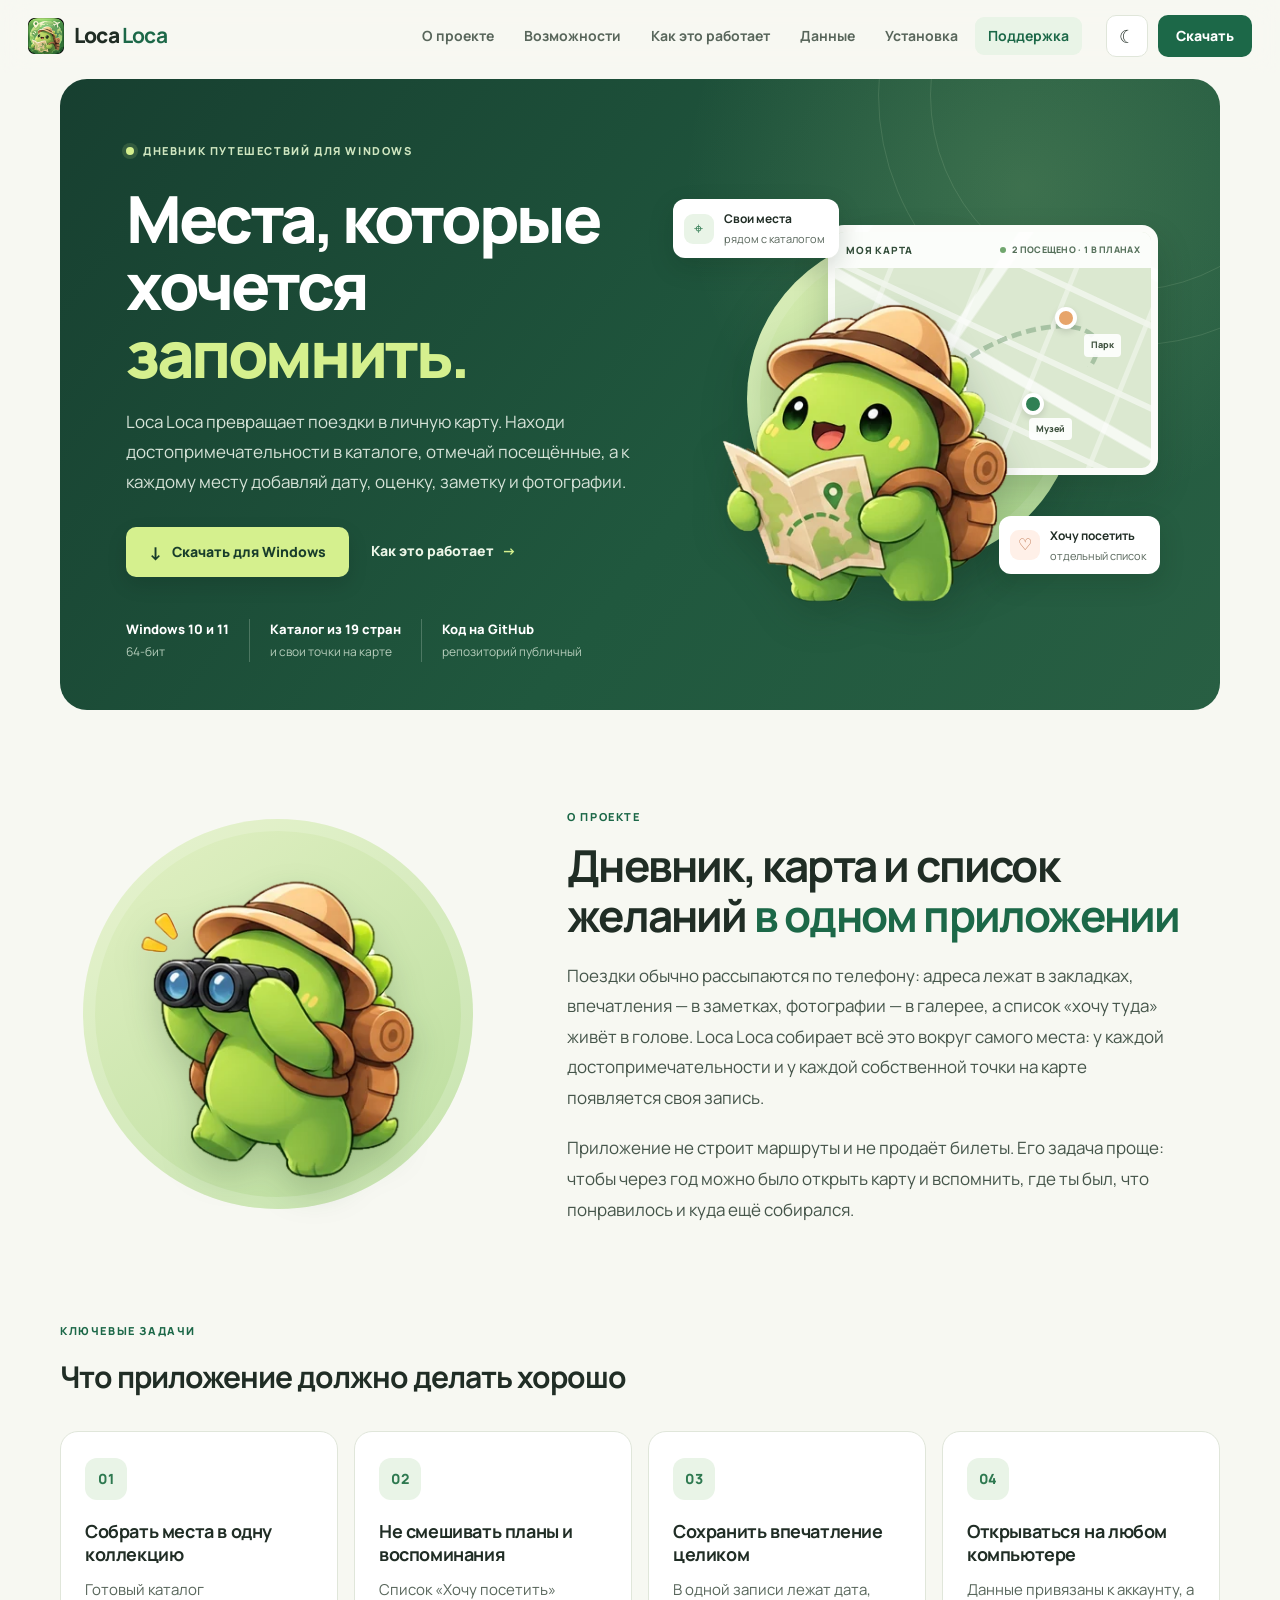
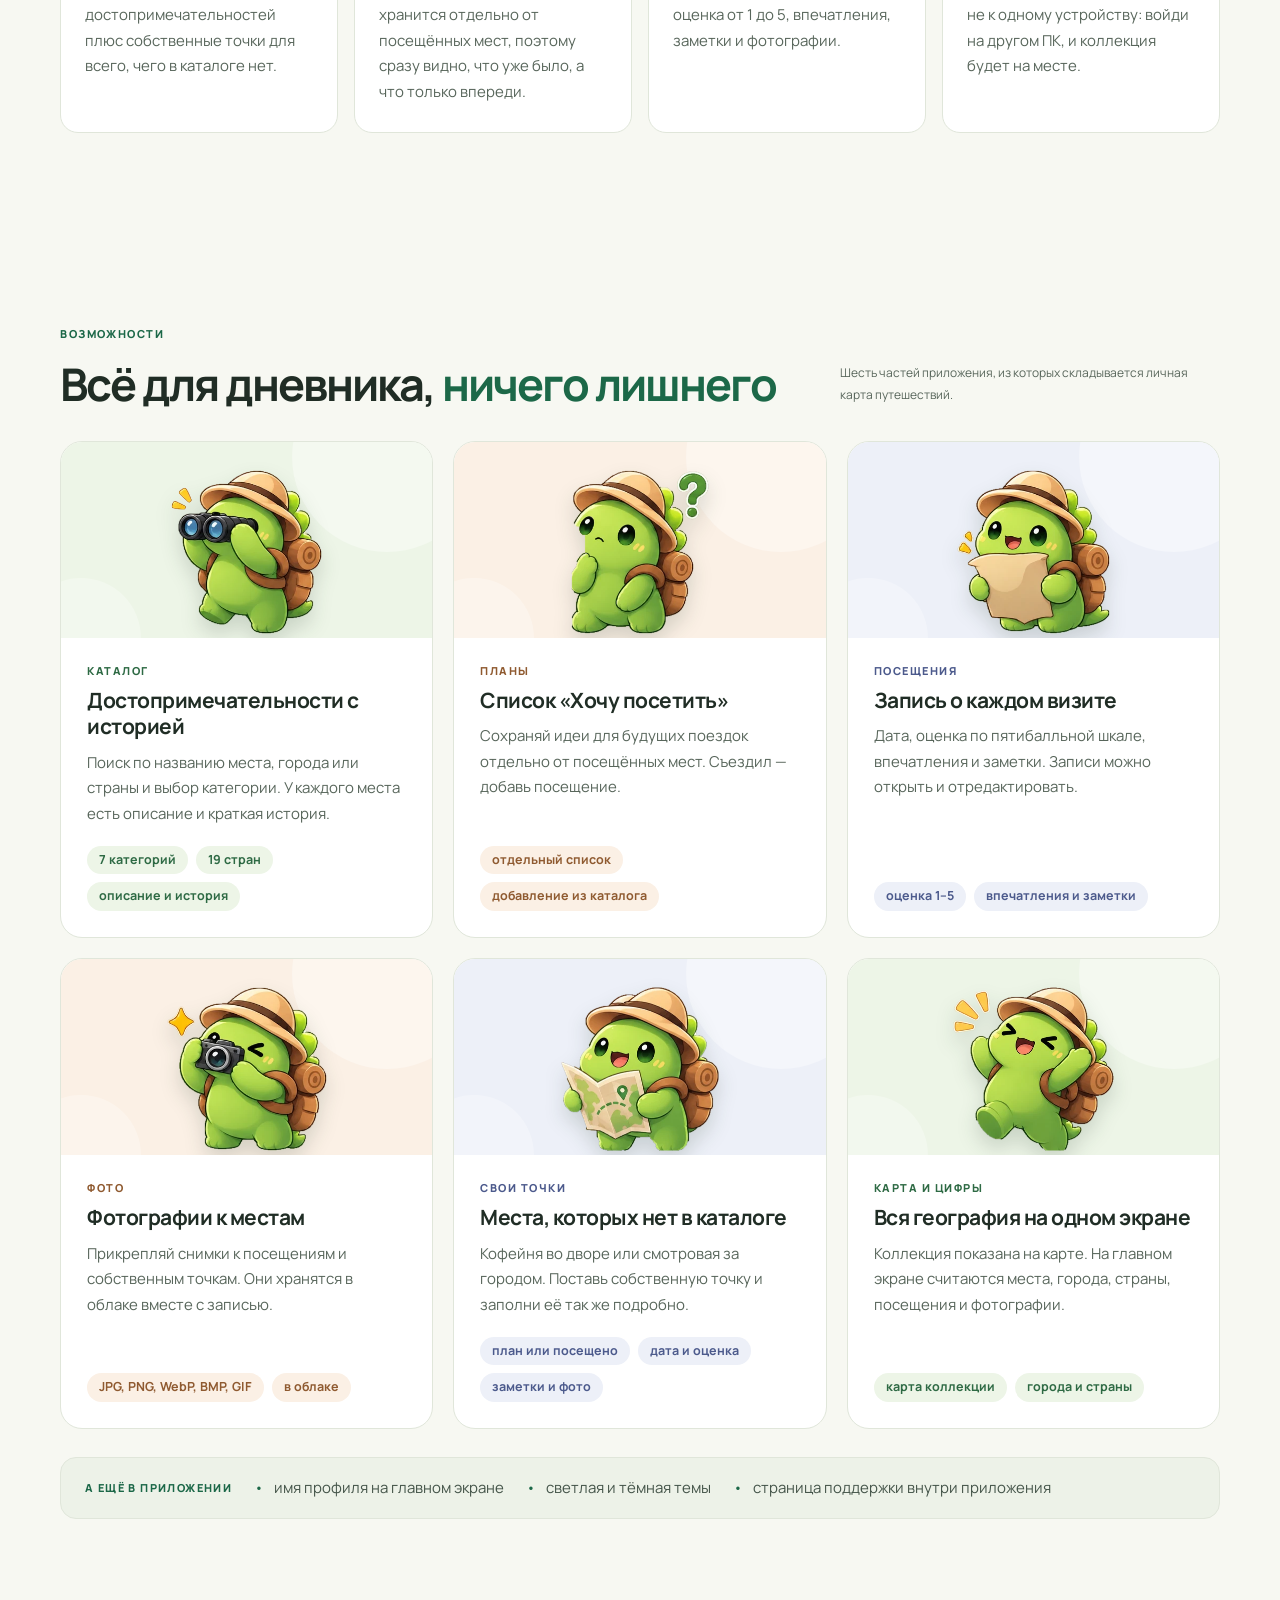
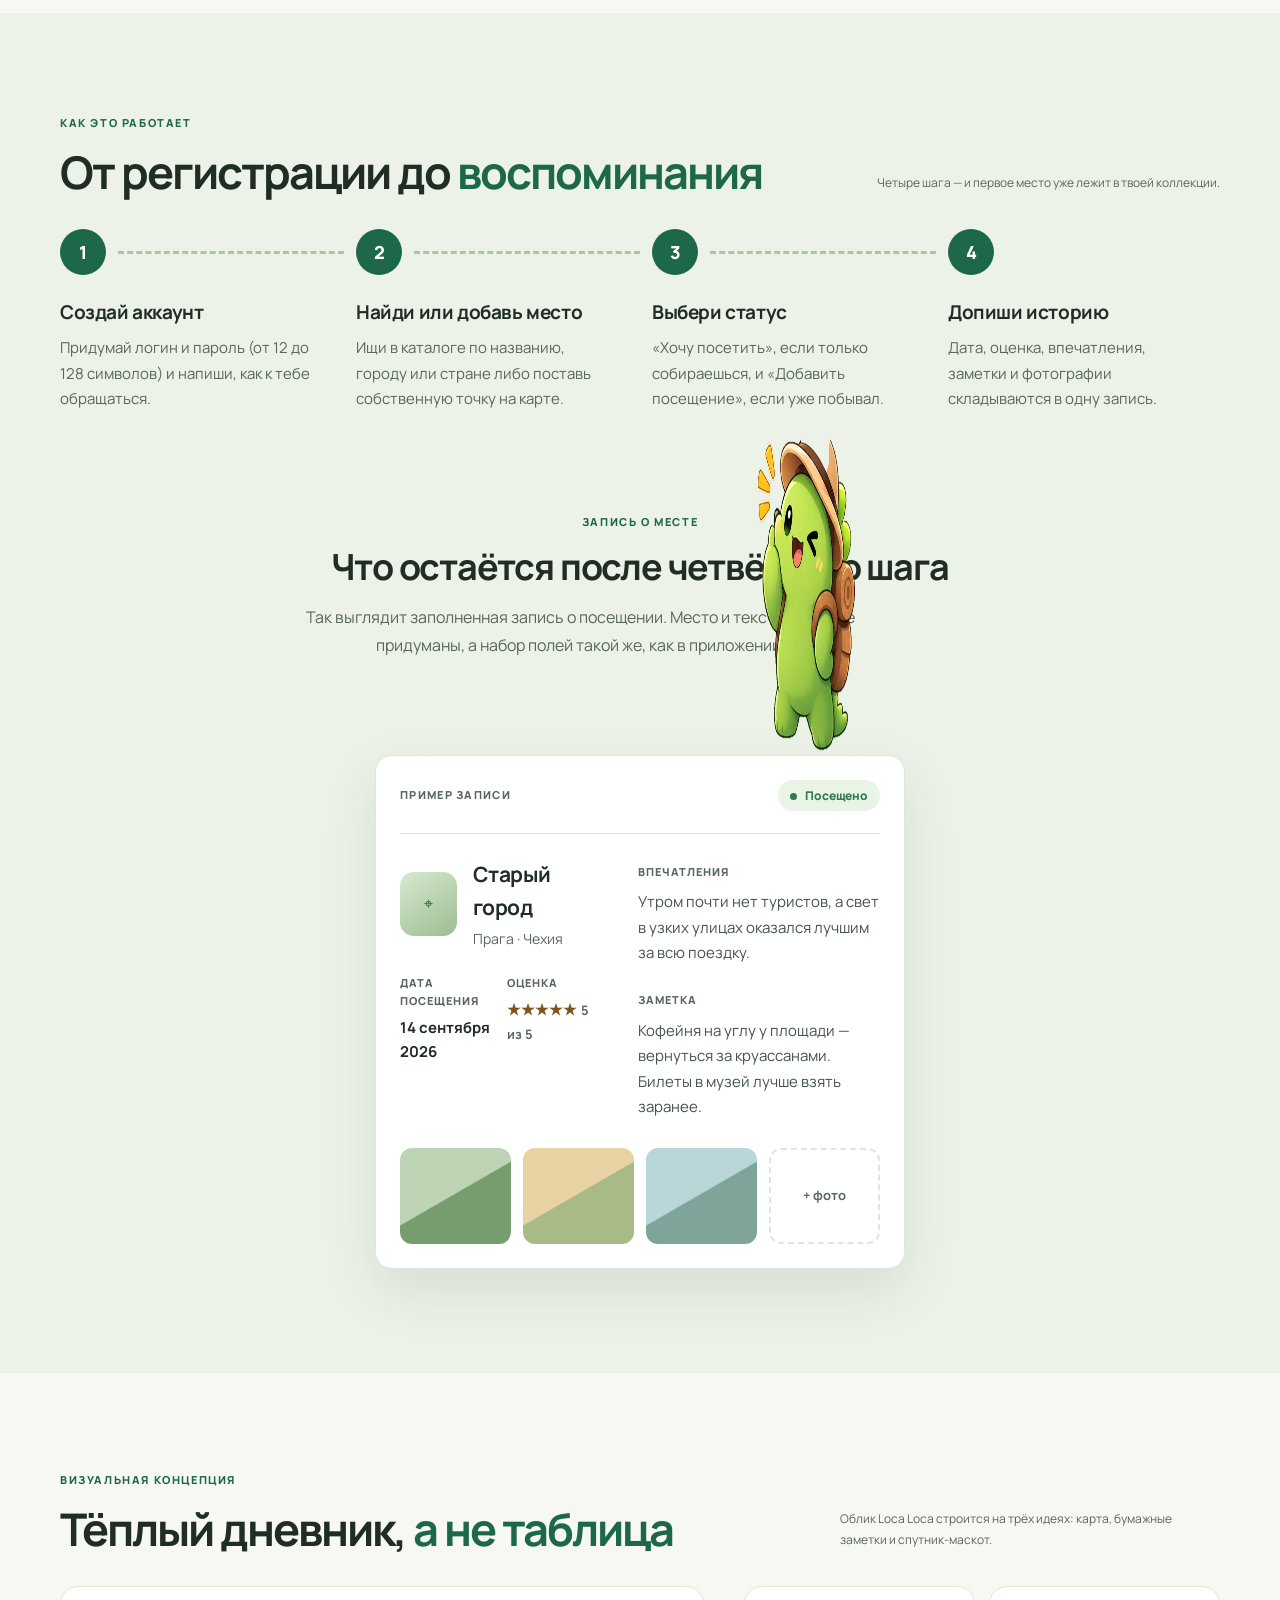
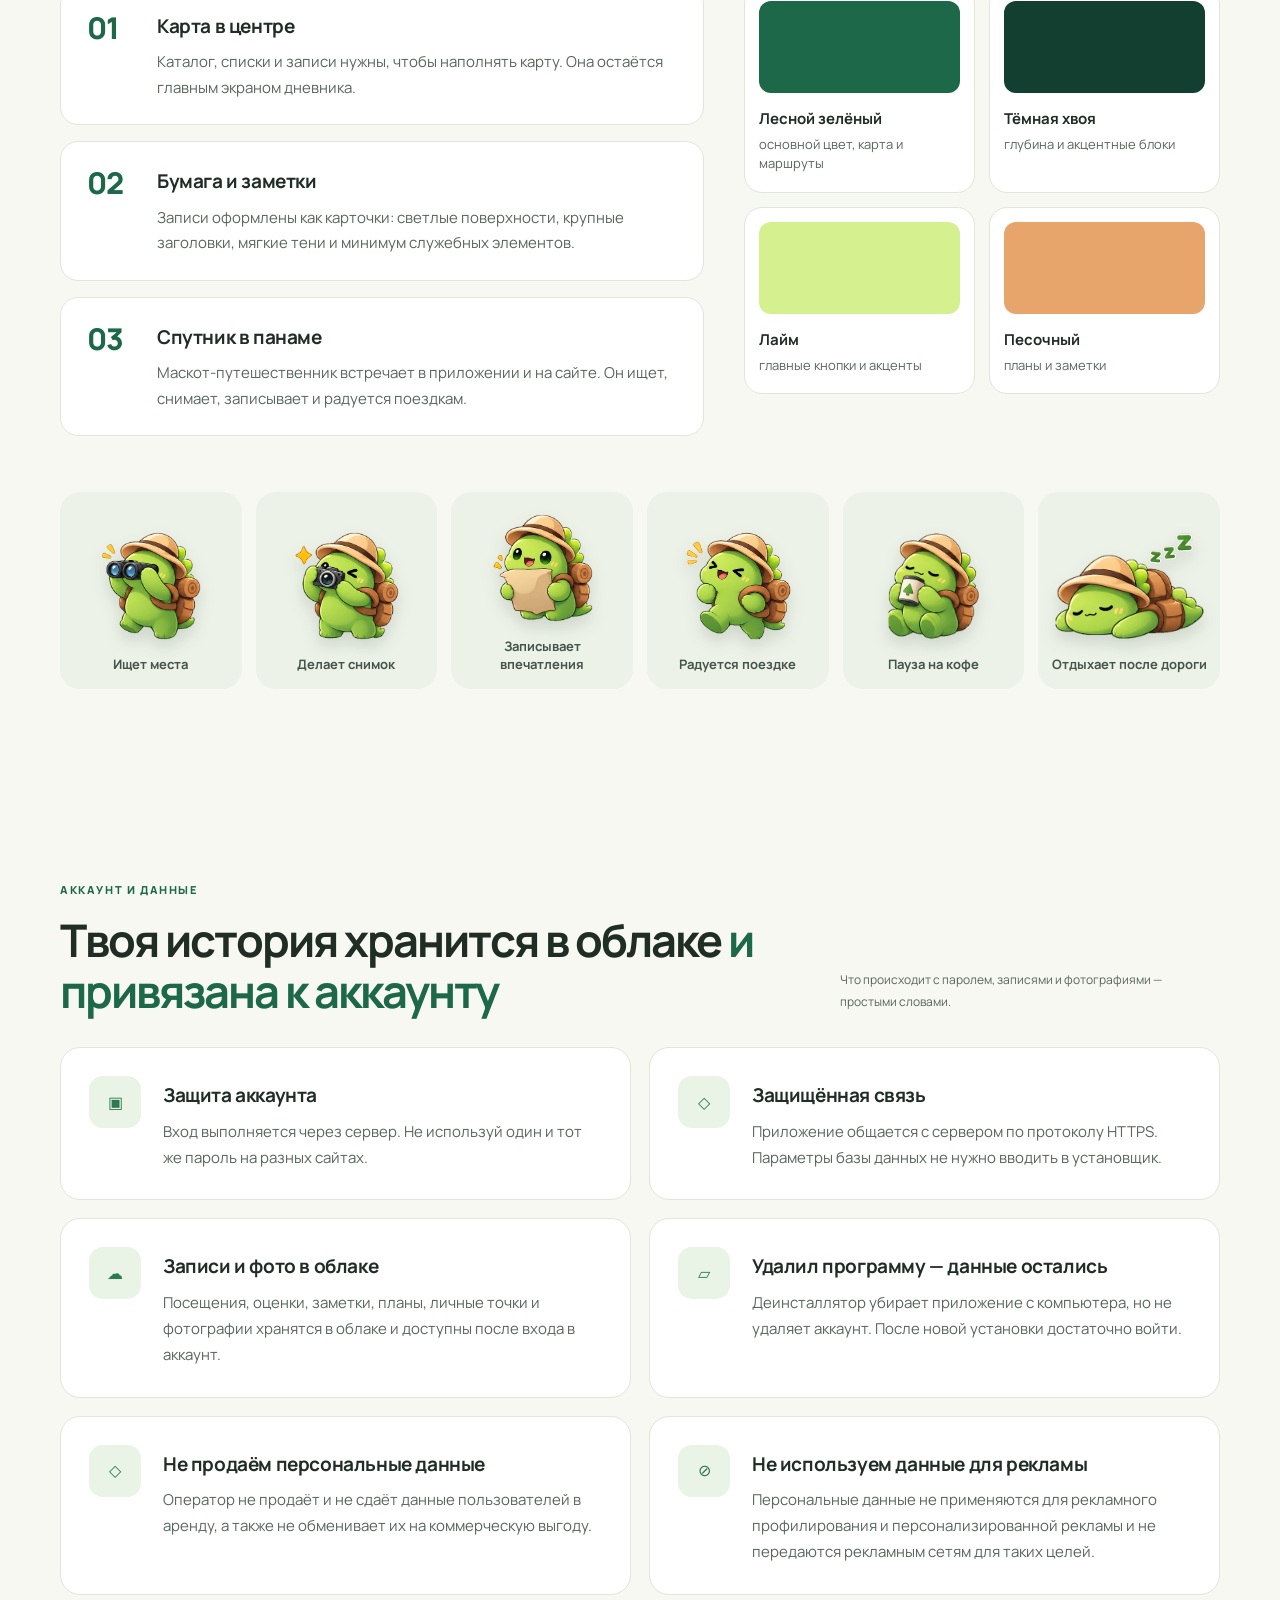
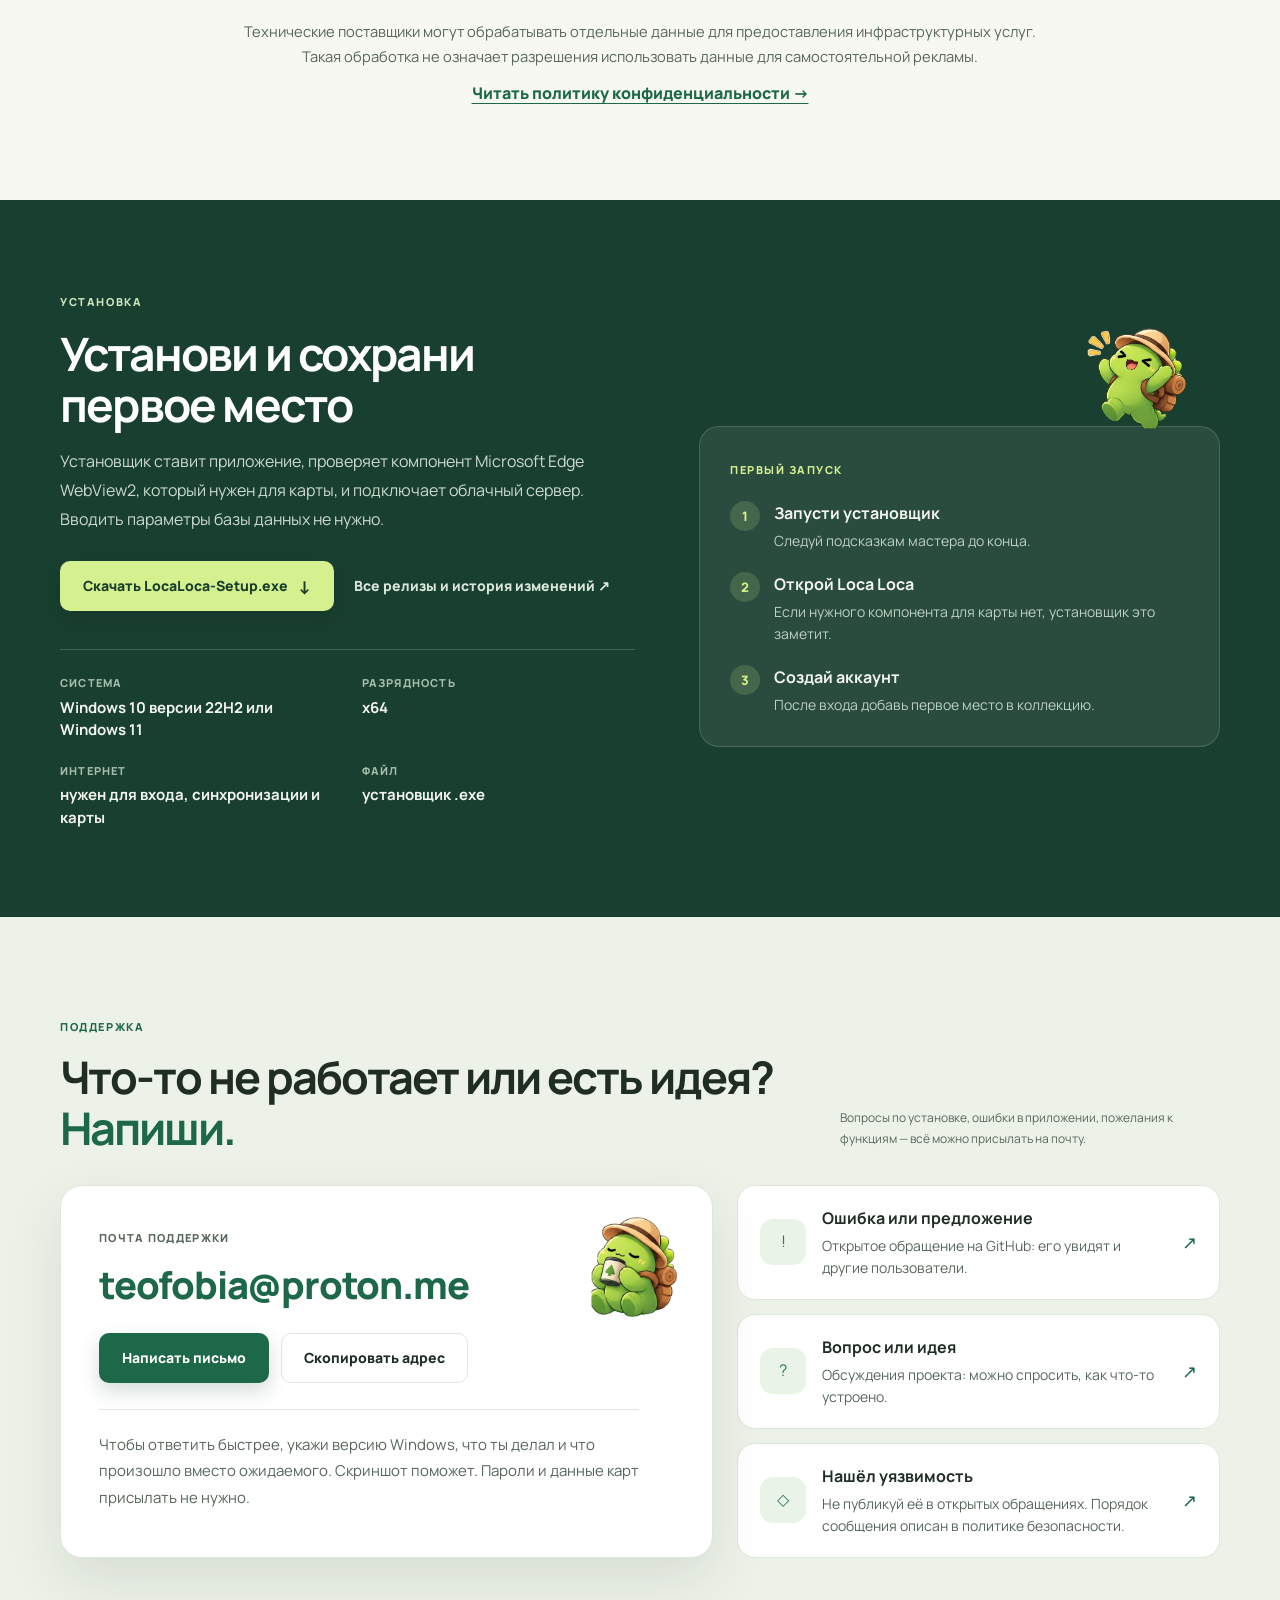
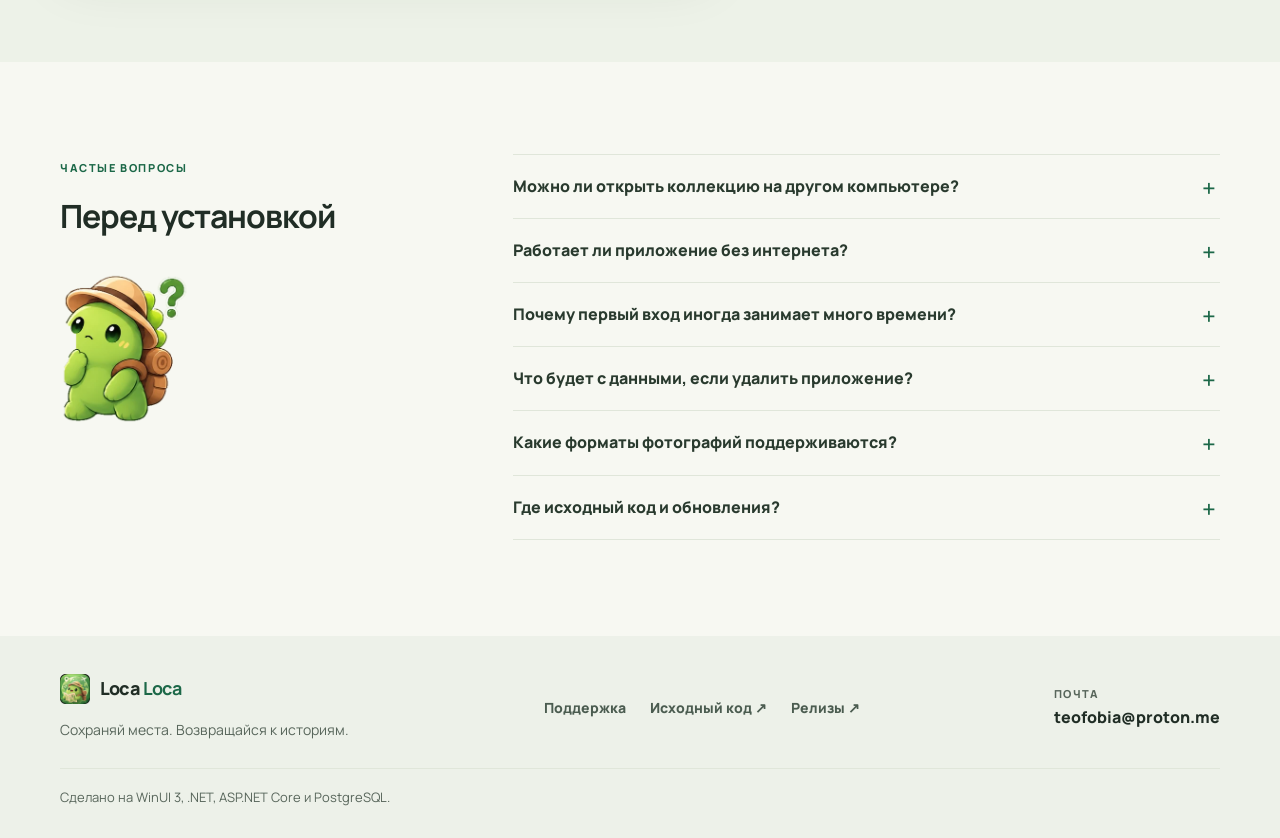
<file: site/index.html>
<!doctype html>
<html lang="ru">
<head>
  <meta charset="utf-8">
  <meta name="viewport" content="width=device-width, initial-scale=1">
  <meta name="theme-color" content="#f7f8f2">
  <meta name="description" content="Loca Loca — дневник путешествий для Windows: личная карта мест, оценки, заметки и фотографии.">
  <meta property="og:type" content="website">
  <meta property="og:title" content="Loca Loca — дневник путешествий для Windows">
  <meta property="og:description" content="Каталог достопримечательностей, личная карта, оценки, заметки и фотографии в одном приложении.">
  <meta property="og:image" content="https://teofobiaa.github.io/LocaLoca/assets/icon.png">
  <meta property="og:url" content="https://teofobiaa.github.io/LocaLoca/">
  <title>Loca Loca — дневник путешествий для Windows</title>
  <script>
    (() => {
      const root = document.documentElement;
      let savedTheme = null;
      try { savedTheme = localStorage.getItem("loca-loca-theme"); } catch {}
      const prefersDark = window.matchMedia?.("(prefers-color-scheme: dark)").matches ?? false;
      root.dataset.theme = savedTheme === "light" || savedTheme === "dark" ? savedTheme : (prefersDark ? "dark" : "light");
    })();
  </script>
  <link rel="icon" href="assets/icon.png">
  <link rel="preconnect" href="https://fonts.googleapis.com">
  <link rel="preconnect" href="https://fonts.gstatic.com" crossorigin>
  <link href="https://fonts.googleapis.com/css2?family=Manrope:wght@400;500;600;700;800&amp;display=swap" rel="stylesheet">
  <link rel="stylesheet" href="styles.css">
  <link rel="stylesheet" href="styles-privacy.css">
</head>
<body id="top">
  <a class="skip-link" href="#main">К содержимому</a>
  <header class="topbar-wrap" id="siteHeader">
    <div class="topbar">
      <a class="brand" href="#top" aria-label="Loca Loca — на главную">
        <img src="assets/icon.png" alt="" width="36" height="36">
        <span>Loca <b>Loca</b></span>
      </a>
      <nav class="main-nav" aria-label="Основная навигация">
        <a href="#about">О проекте</a>
        <a href="#features">Возможности</a>
        <a href="#workflow">Как это работает</a>
        <a href="#data">Данные</a>
        <a href="#install">Установка</a>
        <a href="#support">Поддержка</a>
      </nav>
      <div class="topbar-actions">
        <button class="theme-toggle" id="themeToggle" type="button" aria-label="Тёмная тема" aria-pressed="false">
          <span class="theme-toggle-icon" aria-hidden="true">☾</span>
          <span class="sr-only theme-toggle-label">Тёмная тема</span>
        </button>
        <a class="nav-download" href="https://github.com/teofobiaa/LocaLoca/releases/latest/download/LocaLoca-Setup.exe">Скачать</a>
        <details class="mobile-menu" id="mobileMenu">
          <summary aria-label="Открыть меню"><span class="burger" aria-hidden="true"></span></summary>
          <nav class="mobile-nav" aria-label="Мобильная навигация">
            <a href="#about">О проекте</a><a href="#features">Возможности</a><a href="#workflow">Как это работает</a>
            <a href="#design">Визуальная концепция</a><a href="#data">Данные</a><a href="#install">Установка</a><a href="#support">Поддержка</a>
          </nav>
        </details>
      </div>
    </div>
  </header>

  <main id="main">
    <section class="hero wrap" aria-labelledby="heroTitle">
      <div class="hero-copy">
        <div class="eyebrow eyebrow-light"><span class="live-dot"></span> ДНЕВНИК ПУТЕШЕСТВИЙ ДЛЯ WINDOWS</div>
        <h1 id="heroTitle">Места, которые хочется <em>запомнить.</em></h1>
        <p class="hero-lead">Loca Loca превращает поездки в личную карту. Находи достопримечательности в каталоге, отмечай посещённые, а к каждому месту добавляй дату, оценку, заметку и фотографии.</p>
        <div class="hero-actions">
          <a class="button button-lime" href="https://github.com/teofobiaa/LocaLoca/releases/latest/download/LocaLoca-Setup.exe"><span aria-hidden="true">↓</span> Скачать для Windows</a>
          <a class="hero-link" href="#workflow">Как это работает <span aria-hidden="true">→</span></a>
        </div>
        <div class="hero-facts" role="group" aria-label="Кратко о приложении">
          <span><b>Windows 10 и 11</b><small>64-бит</small></span>
          <span><b>Каталог из 19 стран</b><small>и свои точки на карте</small></span>
          <span><b>Код на GitHub</b><small>репозиторий публичный</small></span>
        </div>
      </div>
      <div class="hero-visual" aria-hidden="true">
        <div class="visual-halo"></div>
        <div class="map-preview">
          <div class="preview-top"><span>МОЯ КАРТА</span><span class="preview-status"><i></i> 2 ПОСЕЩЕНО · 1 В ПЛАНАХ</span></div>
          <div class="map-lines"></div><span class="map-pin pin-a"></span><span class="map-pin pin-b"></span><span class="map-pin pin-c"></span>
          <div class="map-label label-a">Старый город</div><div class="map-label label-b">Парк</div><div class="map-label label-c">Музей</div>
          <div class="map-legend"><span><i class="legend-visited"></i> Посещено</span><span><i class="legend-wish"></i> В планах</span></div>
        </div>
        <img class="hero-mascot" src="assets/mascot-map.webp" alt="" width="331" height="344">
        <div class="floating-note note-top"><span class="note-icon note-pin">⌖</span><span><b>Свои места</b><small>рядом с каталогом</small></span></div>
        <div class="floating-note note-bottom"><span class="note-icon note-heart">♡</span><span><b>Хочу посетить</b><small>отдельный список</small></span></div>
      </div>
    </section>

    <section class="section wrap" id="about" aria-labelledby="aboutTitle">
      <div class="about-layout">
        <div class="about-art" aria-hidden="true"><div class="about-blob"></div><img src="assets/mascot-binoculars.webp" alt="" width="304" height="329"></div>
        <div class="about-copy"><span class="eyebrow">О ПРОЕКТЕ</span>
          <h2 id="aboutTitle">Дневник, карта и список желаний <em>в одном приложении</em></h2>
          <p>Поездки обычно рассыпаются по телефону: адреса лежат в закладках, впечатления — в заметках, фотографии — в галерее, а список «хочу туда» живёт в голове. Loca Loca собирает всё это вокруг самого места: у каждой достопримечательности и у каждой собственной точки на карте появляется своя запись.</p>
          <p>Приложение не строит маршруты и не продаёт билеты. Его задача проще: чтобы через год можно было открыть карту и вспомнить, где ты был, что понравилось и куда ещё собирался.</p>
        </div>
      </div>
      <div class="goals-head"><span class="eyebrow">КЛЮЧЕВЫЕ ЗАДАЧИ</span><h3>Что приложение должно делать хорошо</h3></div>
      <div class="goals">
        <article class="goal"><span class="goal-number">01</span><h4>Собрать места в одну коллекцию</h4><p>Готовый каталог достопримечательностей плюс собственные точки для всего, чего в каталоге нет.</p></article>
        <article class="goal"><span class="goal-number">02</span><h4>Не смешивать планы и воспоминания</h4><p>Список «Хочу посетить» хранится отдельно от посещённых мест, поэтому сразу видно, что уже было, а что только впереди.</p></article>
        <article class="goal"><span class="goal-number">03</span><h4>Сохранить впечатление целиком</h4><p>В одной записи лежат дата, оценка от 1 до 5, впечатления, заметки и фотографии.</p></article>
        <article class="goal"><span class="goal-number">04</span><h4>Открываться на любом компьютере</h4><p>Данные привязаны к аккаунту, а не к одному устройству: войди на другом ПК, и коллекция будет на месте.</p></article>
      </div>
    </section>

    <section class="section wrap features" id="features" aria-labelledby="featuresTitle">
      <div class="section-heading"><div><span class="eyebrow">ВОЗМОЖНОСТИ</span><h2 id="featuresTitle">Всё для дневника, <em>ничего лишнего</em></h2></div><p>Шесть частей приложения, из которых складывается личная карта путешествий.</p></div>
      <div class="feature-grid">
        <article class="fcard fc-green"><div class="fcard-art"><img src="assets/mascot-binoculars.webp" alt="" width="304" height="329" loading="lazy"></div><div class="fcard-body"><span class="fcard-tag">КАТАЛОГ</span><h3>Достопримечательности с историей</h3><p>Поиск по названию места, города или страны и выбор категории. У каждого места есть описание и краткая история.</p><div class="chips"><span>7 категорий</span><span>19 стран</span><span>описание и история</span></div></div></article>
        <article class="fcard fc-warm"><div class="fcard-art"><img src="assets/mascot-thinking.webp" alt="" width="274" height="321" loading="lazy"></div><div class="fcard-body"><span class="fcard-tag">ПЛАНЫ</span><h3>Список «Хочу посетить»</h3><p>Сохраняй идеи для будущих поездок отдельно от посещённых мест. Съездил — добавь посещение.</p><div class="chips"><span>отдельный список</span><span>добавление из каталога</span></div></div></article>
        <article class="fcard fc-blue"><div class="fcard-art"><img src="assets/mascot-note.webp" alt="" width="303" height="323" loading="lazy"></div><div class="fcard-body"><span class="fcard-tag">ПОСЕЩЕНИЯ</span><h3>Запись о каждом визите</h3><p>Дата, оценка по пятибалльной шкале, впечатления и заметки. Записи можно открыть и отредактировать.</p><div class="chips"><span>оценка 1–5</span><span>впечатления и заметки</span></div></div></article>
        <article class="fcard fc-warm"><div class="fcard-art"><img src="assets/mascot-camera.webp" alt="" width="318" height="325" loading="lazy"></div><div class="fcard-body"><span class="fcard-tag">ФОТО</span><h3>Фотографии к местам</h3><p>Прикрепляй снимки к посещениям и собственным точкам. Они хранятся в облаке вместе с записью.</p><div class="chips"><span>JPG, PNG, WebP, BMP, GIF</span><span>в облаке</span></div></div></article>
        <article class="fcard fc-blue"><div class="fcard-art"><img src="assets/mascot-map.webp" alt="" width="331" height="344" loading="lazy"></div><div class="fcard-body"><span class="fcard-tag">СВОИ ТОЧКИ</span><h3>Места, которых нет в каталоге</h3><p>Кофейня во дворе или смотровая за городом. Поставь собственную точку и заполни её так же подробно.</p><div class="chips"><span>план или посещено</span><span>дата и оценка</span><span>заметки и фото</span></div></div></article>
        <article class="fcard fc-green"><div class="fcard-art"><img src="assets/mascot-celebrate.webp" alt="" width="337" height="343" loading="lazy"></div><div class="fcard-body"><span class="fcard-tag">КАРТА И ЦИФРЫ</span><h3>Вся география на одном экране</h3><p>Коллекция показана на карте. На главном экране считаются места, города, страны, посещения и фотографии.</p><div class="chips"><span>карта коллекции</span><span>города и страны</span></div></div></article>
      </div>
      <div class="extras"><span class="extras-label">А ещё в приложении</span><span>имя профиля на главном экране</span><span>светлая и тёмная темы</span><span>страница поддержки внутри приложения</span></div>
    </section>

    <section class="how" id="workflow" aria-labelledby="howTitle"><div class="wrap">
      <div class="section-heading"><div><span class="eyebrow">КАК ЭТО РАБОТАЕТ</span><h2 id="howTitle">От регистрации до <em>воспоминания</em></h2></div><p>Четыре шага — и первое место уже лежит в твоей коллекции.</p></div>
      <ol class="route">
        <li class="route-step"><span class="route-node">1</span><h3>Создай аккаунт</h3><p>Придумай логин и пароль (от 12 до 128 символов) и напиши, как к тебе обращаться.</p></li>
        <li class="route-step"><span class="route-node">2</span><h3>Найди или добавь место</h3><p>Ищи в каталоге по названию, городу или стране либо поставь собственную точку на карте.</p></li>
        <li class="route-step"><span class="route-node">3</span><h3>Выбери статус</h3><p>«Хочу посетить», если только собираешься, и «Добавить посещение», если уже побывал.</p></li>
        <li class="route-step"><span class="route-node">4</span><h3>Допиши историю</h3><p>Дата, оценка, впечатления, заметки и фотографии складываются в одну запись.</p></li>
      </ol>
      <div class="record-block"><div class="record-intro"><span class="eyebrow">ЗАПИСЬ О МЕСТЕ</span><h3>Что остаётся после четвёртого шага</h3><p>Так выглядит заполненная запись о посещении. Место и текст в примере придуманы, а набор полей такой же, как в приложении.</p></div>
        <div class="record-card" role="group" aria-label="Пример записи о посещении с вымышленными данными">
          <img class="record-mascot" src="assets/mascot-thumbs-up.webp" alt="" width="305" height="328" loading="lazy">
          <div class="record-card-top"><span class="record-type">ПРИМЕР ЗАПИСИ</span><span class="visited-pill"><i></i> Посещено</span></div>
          <div class="record-body"><div class="record-main"><div class="record-place"><div class="place-thumb" aria-hidden="true">⌖</div><div><h4>Старый город</h4><p>Прага · Чехия</p></div></div>
            <div class="record-meta"><div><small>ДАТА ПОСЕЩЕНИЯ</small><b>14 сентября 2026</b></div><div><small>ОЦЕНКА</small><b class="rating">★★★★★ <span>5 из 5</span></b></div></div>
          </div><div class="record-texts"><div><small>ВПЕЧАТЛЕНИЯ</small><p>Утром почти нет туристов, а свет в узких улицах оказался лучшим за всю поездку.</p></div><div><small>ЗАМЕТКА</small><p>Кофейня на углу у площади — вернуться за круассанами. Билеты в музей лучше взять заранее.</p></div></div></div>
          <div class="record-photos" aria-hidden="true"><div class="photo photo-one"></div><div class="photo photo-two"></div><div class="photo photo-three"></div><div class="photo photo-add">+ фото</div></div>
        </div>
      </div>
    </div></section>

    <section class="section wrap design" id="design" aria-labelledby="designTitle">
      <div class="section-heading"><div><span class="eyebrow">ВИЗУАЛЬНАЯ КОНЦЕПЦИЯ</span><h2 id="designTitle">Тёплый дневник, <em>а не таблица</em></h2></div><p>Облик Loca Loca строится на трёх идеях: карта, бумажные заметки и спутник-маскот.</p></div>
      <div class="design-grid"><div class="principles">
        <article class="principle"><span class="principle-number">01</span><div><h3>Карта в центре</h3><p>Каталог, списки и записи нужны, чтобы наполнять карту. Она остаётся главным экраном дневника.</p></div></article>
        <article class="principle"><span class="principle-number">02</span><div><h3>Бумага и заметки</h3><p>Записи оформлены как карточки: светлые поверхности, крупные заголовки, мягкие тени и минимум служебных элементов.</p></div></article>
        <article class="principle"><span class="principle-number">03</span><div><h3>Спутник в панаме</h3><p>Маскот-путешественник встречает в приложении и на сайте. Он ищет, снимает, записывает и радуется поездкам.</p></div></article>
      </div><div class="palette" role="group" aria-label="Цвета проекта">
        <div class="swatch sw-green"><i></i><b>Лесной зелёный</b><small>основной цвет, карта и маршруты</small></div><div class="swatch sw-deep"><i></i><b>Тёмная хвоя</b><small>глубина и акцентные блоки</small></div><div class="swatch sw-lime"><i></i><b>Лайм</b><small>главные кнопки и акценты</small></div><div class="swatch sw-warm"><i></i><b>Песочный</b><small>планы и заметки</small></div>
      </div></div>
      <ul class="moods" aria-label="Маскот в разных ситуациях">
        <li><img src="assets/mascot-binoculars.webp" alt="" width="304" height="329" loading="lazy"><span>Ищет места</span></li><li><img src="assets/mascot-camera.webp" alt="" width="318" height="325" loading="lazy"><span>Делает снимок</span></li><li><img src="assets/mascot-note.webp" alt="" width="303" height="323" loading="lazy"><span>Записывает впечатления</span></li><li><img src="assets/mascot-happy.webp" alt="" width="337" height="345" loading="lazy"><span>Радуется поездке</span></li><li><img src="assets/mascot-coffee.webp" alt="" width="250" height="290" loading="lazy"><span>Пауза на кофе</span></li><li><img src="assets/mascot-sleeping.webp" alt="" width="387" height="280" loading="lazy"><span>Отдыхает после дороги</span></li>
      </ul>
    </section>

    <section class="section wrap" id="data" aria-labelledby="dataTitle"><div class="section-heading"><div><span class="eyebrow">АККАУНТ И ДАННЫЕ</span><h2 id="dataTitle">Твоя история хранится в облаке <em>и привязана к аккаунту</em></h2></div><p>Что происходит с паролем, записями и фотографиями — простыми словами.</p></div>
      <div class="data-grid">
        <article class="data-card"><div class="data-icon" aria-hidden="true">▣</div><h3>Защита аккаунта</h3><p>Вход выполняется через сервер. Не используй один и тот же пароль на разных сайтах.</p></article>
        <article class="data-card"><div class="data-icon" aria-hidden="true">◇</div><h3>Защищённая связь</h3><p>Приложение общается с сервером по протоколу HTTPS. Параметры базы данных не нужно вводить в установщик.</p></article>
        <article class="data-card"><div class="data-icon" aria-hidden="true">☁</div><h3>Записи и фото в облаке</h3><p>Посещения, оценки, заметки, планы, личные точки и фотографии хранятся в облаке и доступны после входа в аккаунт.</p></article>
        <article class="data-card"><div class="data-icon" aria-hidden="true">▱</div><h3>Удалил программу — данные остались</h3><p>Деинсталлятор убирает приложение с компьютера, но не удаляет аккаунт. После новой установки достаточно войти.</p></article>
        <article class="data-card"><div class="data-icon" aria-hidden="true">◇</div><h3>Не продаём персональные данные</h3><p>Оператор не продаёт и не сдаёт данные пользователей в аренду, а также не обменивает их на коммерческую выгоду.</p></article>
        <article class="data-card"><div class="data-icon" aria-hidden="true">⊘</div><h3>Не используем данные для рекламы</h3><p>Персональные данные не применяются для рекламного профилирования и персонализированной рекламы и не передаются рекламным сетям для таких целей.</p></article>
      </div>
      <p class="data-privacy-note">Технические поставщики могут обрабатывать отдельные данные для предоставления инфраструктурных услуг. Такая обработка не означает разрешения использовать данные для самостоятельной рекламы.</p>
      <p class="data-privacy-link"><a href="privacy.html">Читать политику конфиденциальности →</a></p>
    </section>

    <section class="install-section" id="install" aria-labelledby="installTitle"><div class="wrap install-layout">
      <div class="install-main"><span class="eyebrow eyebrow-light">УСТАНОВКА</span><h2 id="installTitle">Установи и сохрани первое место</h2><p>Установщик ставит приложение, проверяет компонент Microsoft Edge WebView2, который нужен для карты, и подключает облачный сервер. Вводить параметры базы данных не нужно.</p>
        <div class="install-actions"><a class="button button-lime" href="https://github.com/teofobiaa/LocaLoca/releases/latest/download/LocaLoca-Setup.exe">Скачать LocaLoca-Setup.exe <span aria-hidden="true">↓</span></a><a class="install-release-link" href="https://github.com/teofobiaa/LocaLoca/releases/latest">Все релизы и история изменений ↗</a></div>
        <dl class="install-specs"><div><dt>СИСТЕМА</dt><dd>Windows 10 версии 22H2 или Windows 11</dd></div><div><dt>РАЗРЯДНОСТЬ</dt><dd>x64</dd></div><div><dt>ИНТЕРНЕТ</dt><dd>нужен для входа, синхронизации и карты</dd></div><div><dt>ФАЙЛ</dt><dd>установщик .exe</dd></div></dl>
      </div>
      <div class="install-aside"><img class="aside-mascot" src="assets/mascot-celebrate.webp" alt="" width="337" height="343" loading="lazy"><div class="aside-number">ПЕРВЫЙ ЗАПУСК</div><ol><li><span>1</span><div><b>Запусти установщик</b><small>Следуй подсказкам мастера до конца.</small></div></li><li><span>2</span><div><b>Открой Loca Loca</b><small>Если нужного компонента для карты нет, установщик это заметит.</small></div></li><li><span>3</span><div><b>Создай аккаунт</b><small>После входа добавь первое место в коллекцию.</small></div></li></ol></div>
    </div></section>

    <section class="support-section" id="support" aria-labelledby="supportTitle"><div class="wrap">
      <div class="section-heading"><div><span class="eyebrow">ПОДДЕРЖКА</span><h2 id="supportTitle">Что-то не работает или есть идея? <em>Напиши.</em></h2></div><p>Вопросы по установке, ошибки в приложении, пожелания к функциям — всё можно присылать на почту.</p></div>
      <div class="support-layout"><div class="contact-card"><img class="contact-mascot" src="assets/mascot-coffee.webp" alt="" width="250" height="290" loading="lazy"><span class="data-label">ПОЧТА ПОДДЕРЖКИ</span>
        <a class="contact-mail" href="mailto:teofobia@proton.me">teofobia@proton.me</a>
        <div class="contact-actions"><a class="button button-green" href="mailto:teofobia@proton.me?subject=Loca%20Loca%3A%20вопрос">Написать письмо</a><button class="button button-outline" id="copyMail" type="button" data-email="teofobia@proton.me">Скопировать адрес</button><span class="copy-status" id="copyStatus" role="status" aria-live="polite"></span></div>
        <p class="contact-hint">Чтобы ответить быстрее, укажи версию Windows, что ты делал и что произошло вместо ожидаемого. Скриншот поможет. Пароли и данные карт присылать не нужно.</p>
      </div><div class="support-links">
        <a class="support-link" href="https://github.com/teofobiaa/LocaLoca/issues/new"><span class="support-icon" aria-hidden="true">!</span><span><b>Ошибка или предложение</b><small>Открытое обращение на GitHub: его увидят и другие пользователи.</small></span><i aria-hidden="true">↗</i></a>
        <a class="support-link" href="https://github.com/teofobiaa/LocaLoca/discussions"><span class="support-icon" aria-hidden="true">?</span><span><b>Вопрос или идея</b><small>Обсуждения проекта: можно спросить, как что-то устроено.</small></span><i aria-hidden="true">↗</i></a>
        <a class="support-link" href="https://github.com/teofobiaa/LocaLoca/security/policy"><span class="support-icon" aria-hidden="true">◇</span><span><b>Нашёл уязвимость</b><small>Не публикуй её в открытых обращениях. Порядок сообщения описан в политике безопасности.</small></span><i aria-hidden="true">↗</i></a>
      </div></div>
    </div></section>

    <section class="faq-section wrap" id="faq" aria-labelledby="faqTitle"><div class="faq-heading"><span class="eyebrow">ЧАСТЫЕ ВОПРОСЫ</span><h2 id="faqTitle">Перед установкой</h2><img src="assets/mascot-thinking.webp" alt="" width="274" height="321" loading="lazy"></div>
      <div class="faq-list"><details><summary>Можно ли открыть коллекцию на другом компьютере?</summary><p>Да. Записи и фотографии привязаны к аккаунту, а не к устройству. Установи Loca Loca на втором компьютере и войди с тем же логином.</p></details><details><summary>Работает ли приложение без интернета?</summary><p>Нет. Вход, получение данных из облака и загрузка карты требуют подключения. Автономного режима пока нет.</p></details><details><summary>Почему первый вход иногда занимает много времени?</summary><p>Сервер может засыпать, если им долго не пользовались. Первый запрос после паузы будит его и может идти дольше обычного.</p></details><details><summary>Что будет с данными, если удалить приложение?</summary><p>Программа и временные файлы на компьютере удалятся, а аккаунт, посещения, личные точки и фотографии останутся в облаке.</p></details><details><summary>Какие форматы фотографий поддерживаются?</summary><p>JPG, PNG, WebP, BMP и GIF.</p></details><details><summary>Где исходный код и обновления?</summary><p>В репозитории проекта на GitHub: там же опубликованы релизы и история изменений.</p></details></div>
    </section>
  </main>

  <footer class="footer"><div class="wrap footer-inner"><div class="footer-top">
    <div class="footer-about"><a class="brand footer-brand" href="#top"><img src="assets/icon.png" alt="" width="30" height="30"><span>Loca <b>Loca</b></span></a><p>Сохраняй места. Возвращайся к историям.</p></div>
    <nav class="footer-links" aria-label="Ссылки в подвале"><a href="#support">Поддержка</a><a href="https://github.com/teofobiaa/LocaLoca">Исходный код ↗</a><a href="https://github.com/teofobiaa/LocaLoca/releases/latest">Релизы ↗</a></nav>
    <div class="footer-contact"><small>ПОЧТА</small><a href="mailto:teofobia@proton.me">teofobia@proton.me</a></div>
  </div><p class="footer-stack">Сделано на WinUI 3, .NET, ASP.NET Core и PostgreSQL.</p></div></footer>

  <script>
    (() => {
      const root = document.documentElement;
      const toggle = document.getElementById("themeToggle");
      const themeColor = document.querySelector('meta[name="theme-color"]');
      const storageKey = "loca-loca-theme";
      const colorByTheme = { light: "#f7f8f2", dark: "#111a15" };
      function getSavedTheme() {
        try { const value = localStorage.getItem(storageKey); return value === "light" || value === "dark" ? value : null; }
        catch { return null; }
      }
      function applyTheme(theme, save = false) {
        const normalized = theme === "dark" ? "dark" : "light";
        root.dataset.theme = normalized;
        const isDark = normalized === "dark";
        if (toggle) {
          toggle.setAttribute("aria-pressed", String(isDark));
          toggle.setAttribute("aria-label", isDark ? "Светлая тема" : "Тёмная тема");
          toggle.querySelector(".theme-toggle-icon").textContent = isDark ? "☀" : "☾";
          toggle.querySelector(".theme-toggle-label").textContent = isDark ? "Светлая тема" : "Тёмная тема";
        }
        if (themeColor) themeColor.setAttribute("content", colorByTheme[normalized]);
        if (save) { try { localStorage.setItem(storageKey, normalized); } catch {} }
      }
      applyTheme(root.dataset.theme || getSavedTheme() || "light");
      toggle?.addEventListener("click", () => applyTheme(root.dataset.theme === "dark" ? "light" : "dark", true));
      const systemPreference = window.matchMedia?.("(prefers-color-scheme: dark)");
      systemPreference?.addEventListener?.("change", event => { if (!getSavedTheme()) applyTheme(event.matches ? "dark" : "light"); });
      const header = document.getElementById("siteHeader");
      const mobileMenu = document.getElementById("mobileMenu");
      const onScroll = () => header?.classList.toggle("is-scrolled", window.scrollY > 8);
      onScroll();
      window.addEventListener("scroll", onScroll, { passive: true });
      mobileMenu?.querySelectorAll("a").forEach(link => link.addEventListener("click", () => mobileMenu.removeAttribute("open")));
      const navLinks = [...document.querySelectorAll(".main-nav a")];
      const sections = navLinks.map(link => document.querySelector(link.getAttribute("href"))).filter(Boolean);
      if ("IntersectionObserver" in window && sections.length) {
        const observer = new IntersectionObserver(entries => entries.forEach(entry => {
          if (!entry.isIntersecting) return;
          navLinks.forEach(link => {
            const active = link.getAttribute("href") === "#" + entry.target.id;
            if (active) link.setAttribute("aria-current", "true"); else link.removeAttribute("aria-current");
          });
        }), { rootMargin: "-40% 0px -55% 0px" });
        sections.forEach(section => observer.observe(section));
      }
      const copyButton = document.getElementById("copyMail");
      const copyStatus = document.getElementById("copyStatus");
      copyButton?.addEventListener("click", async () => {
        const email = copyButton.dataset.email;
        let copied = false;
        try { await navigator.clipboard.writeText(email); copied = true; }
        catch {
          const field = document.createElement("textarea");
          field.value = email; field.setAttribute("readonly", ""); field.style.position = "fixed"; field.style.opacity = "0";
          document.body.appendChild(field); field.select();
          try { copied = document.execCommand("copy"); } catch { copied = false; }
          field.remove();
        }
        copyStatus.textContent = copied ? "Адрес скопирован" : "Не удалось скопировать, выдели адрес вручную";
        window.setTimeout(() => { copyStatus.textContent = ""; }, 3000);
      });
    })();
  </script>
</body>
</html>
</file>
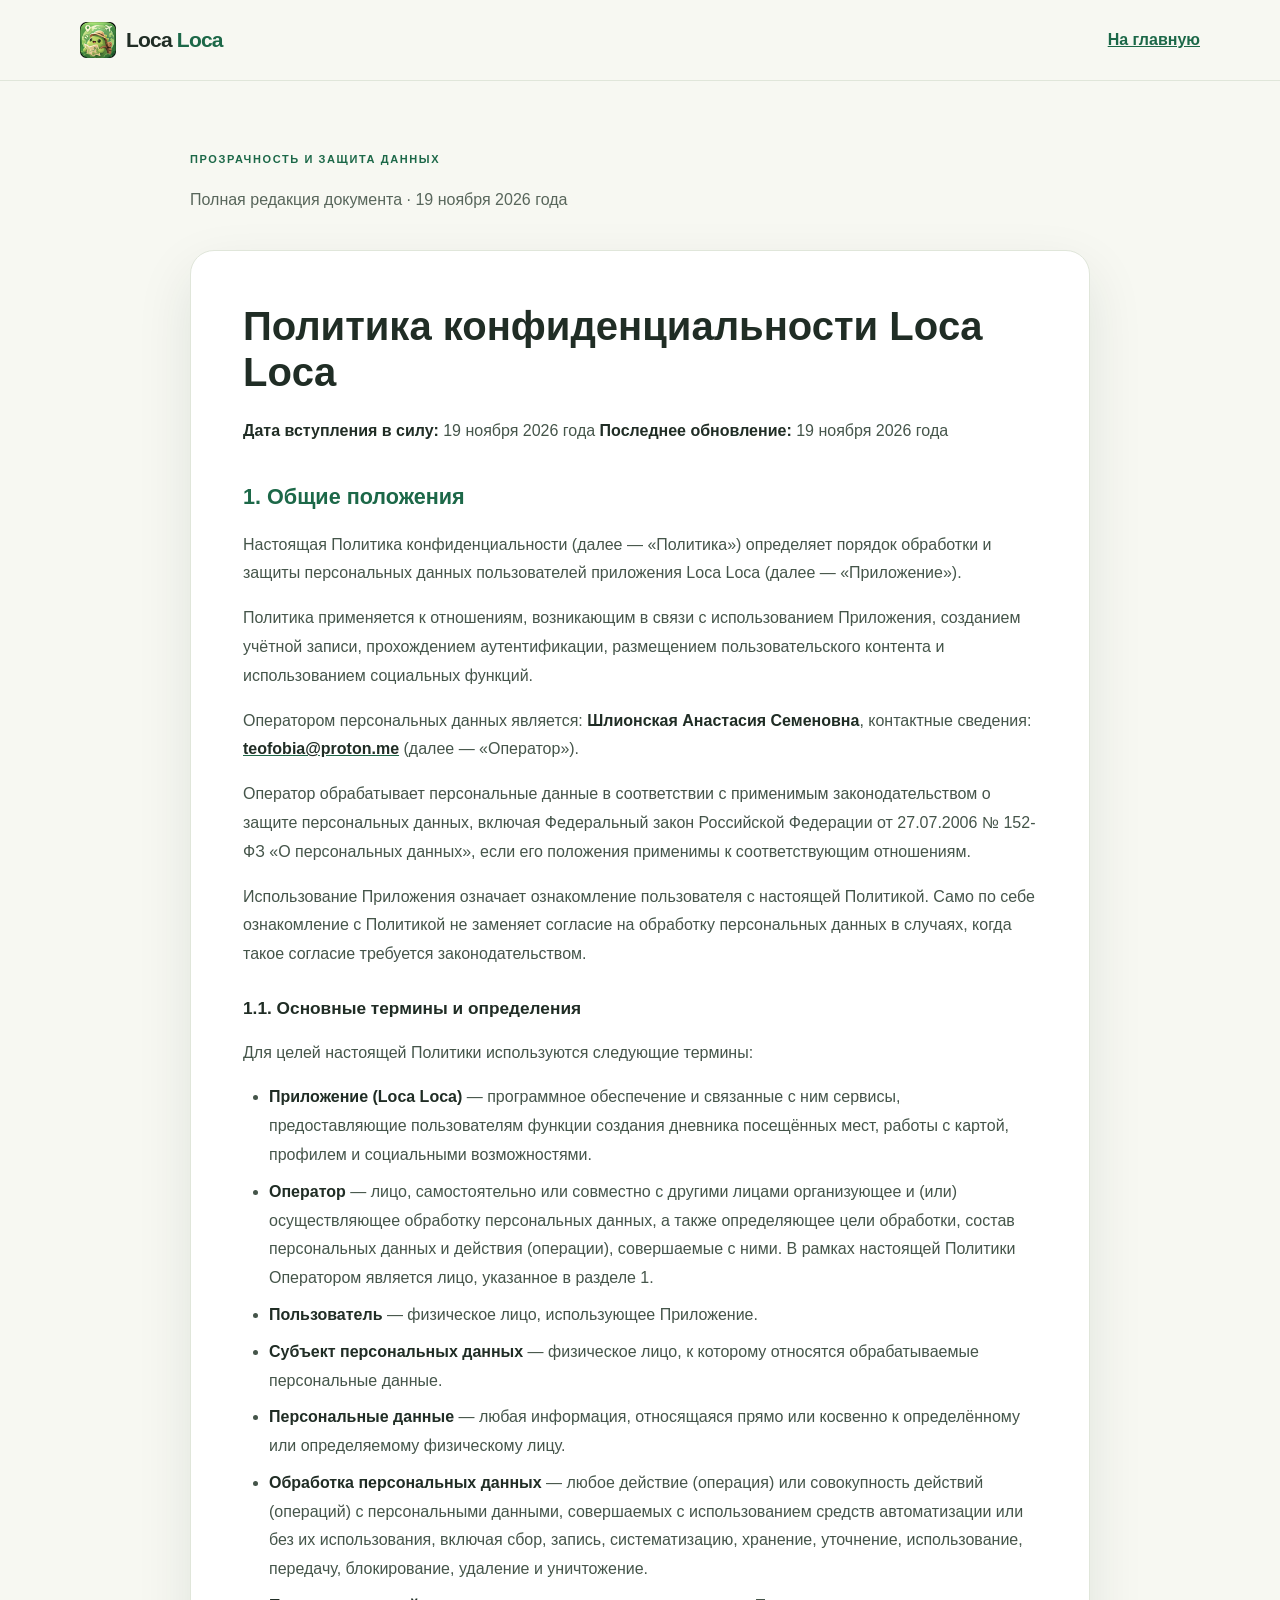
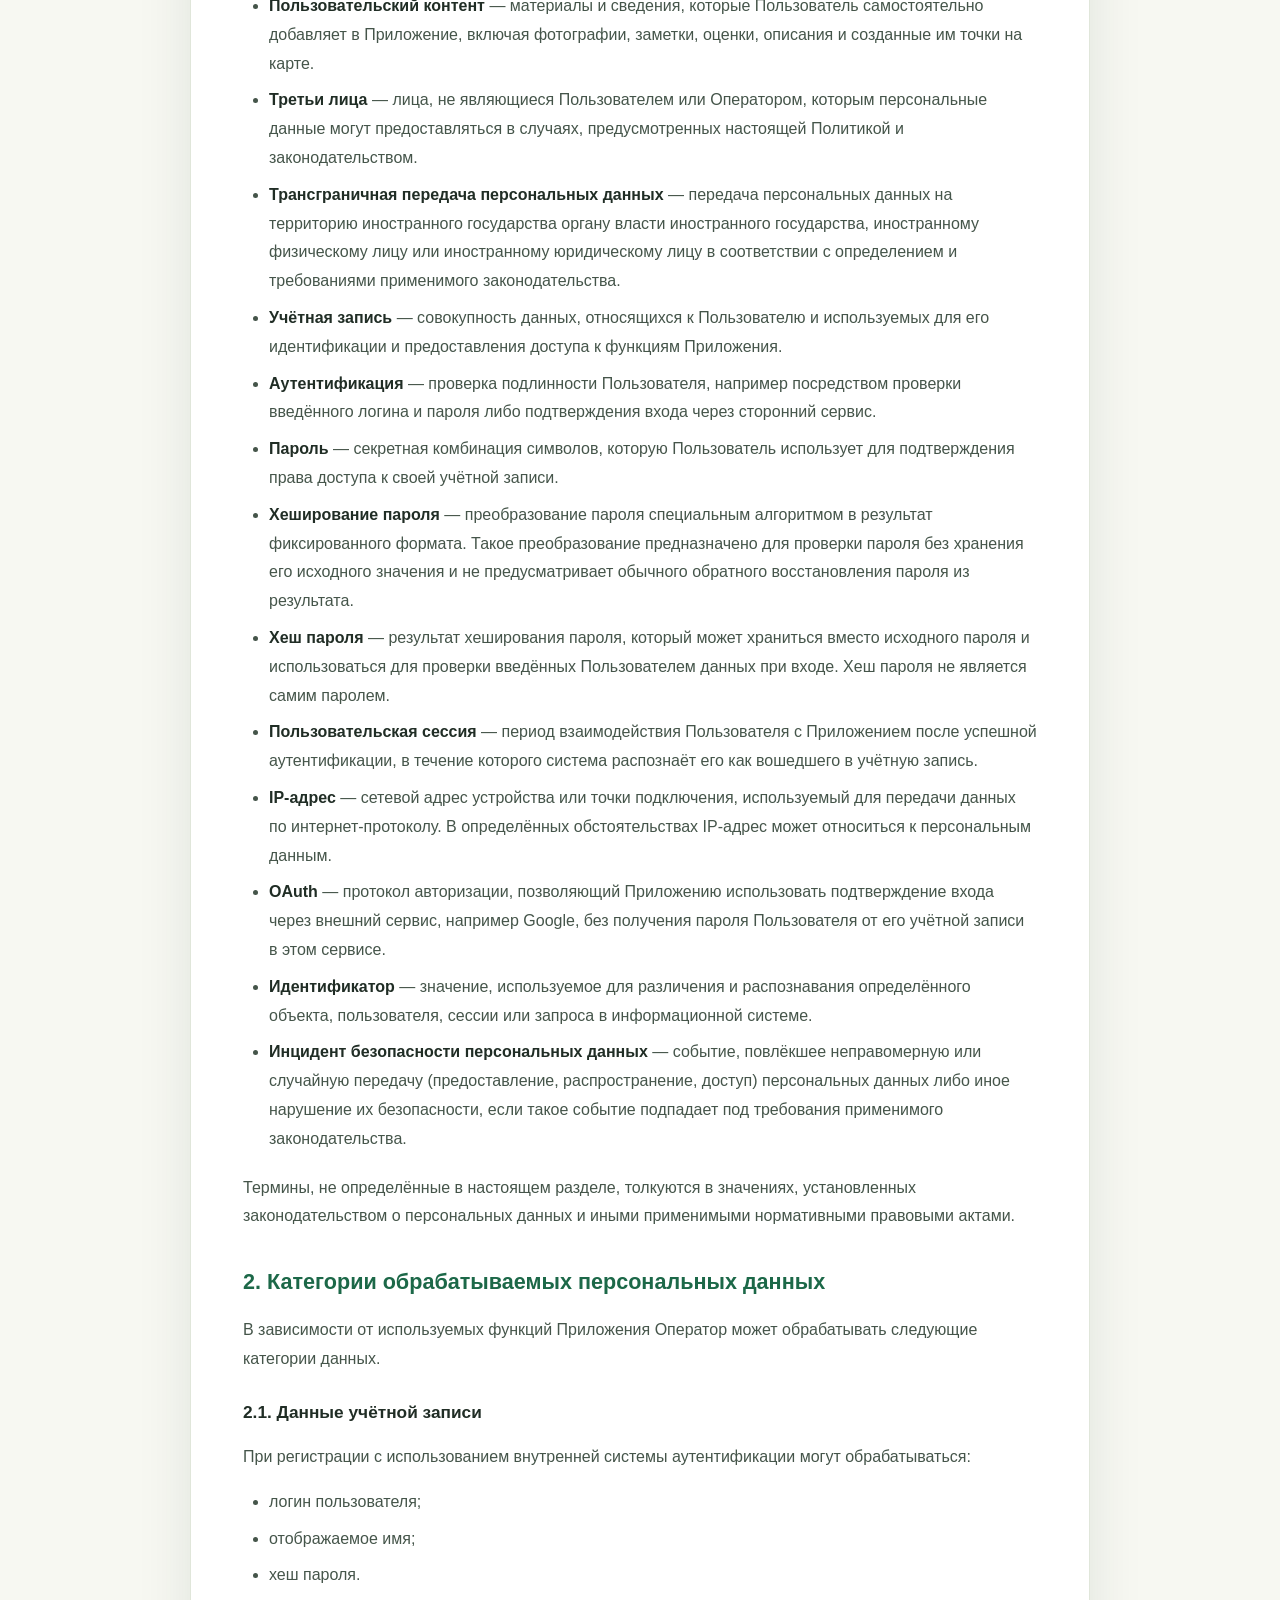
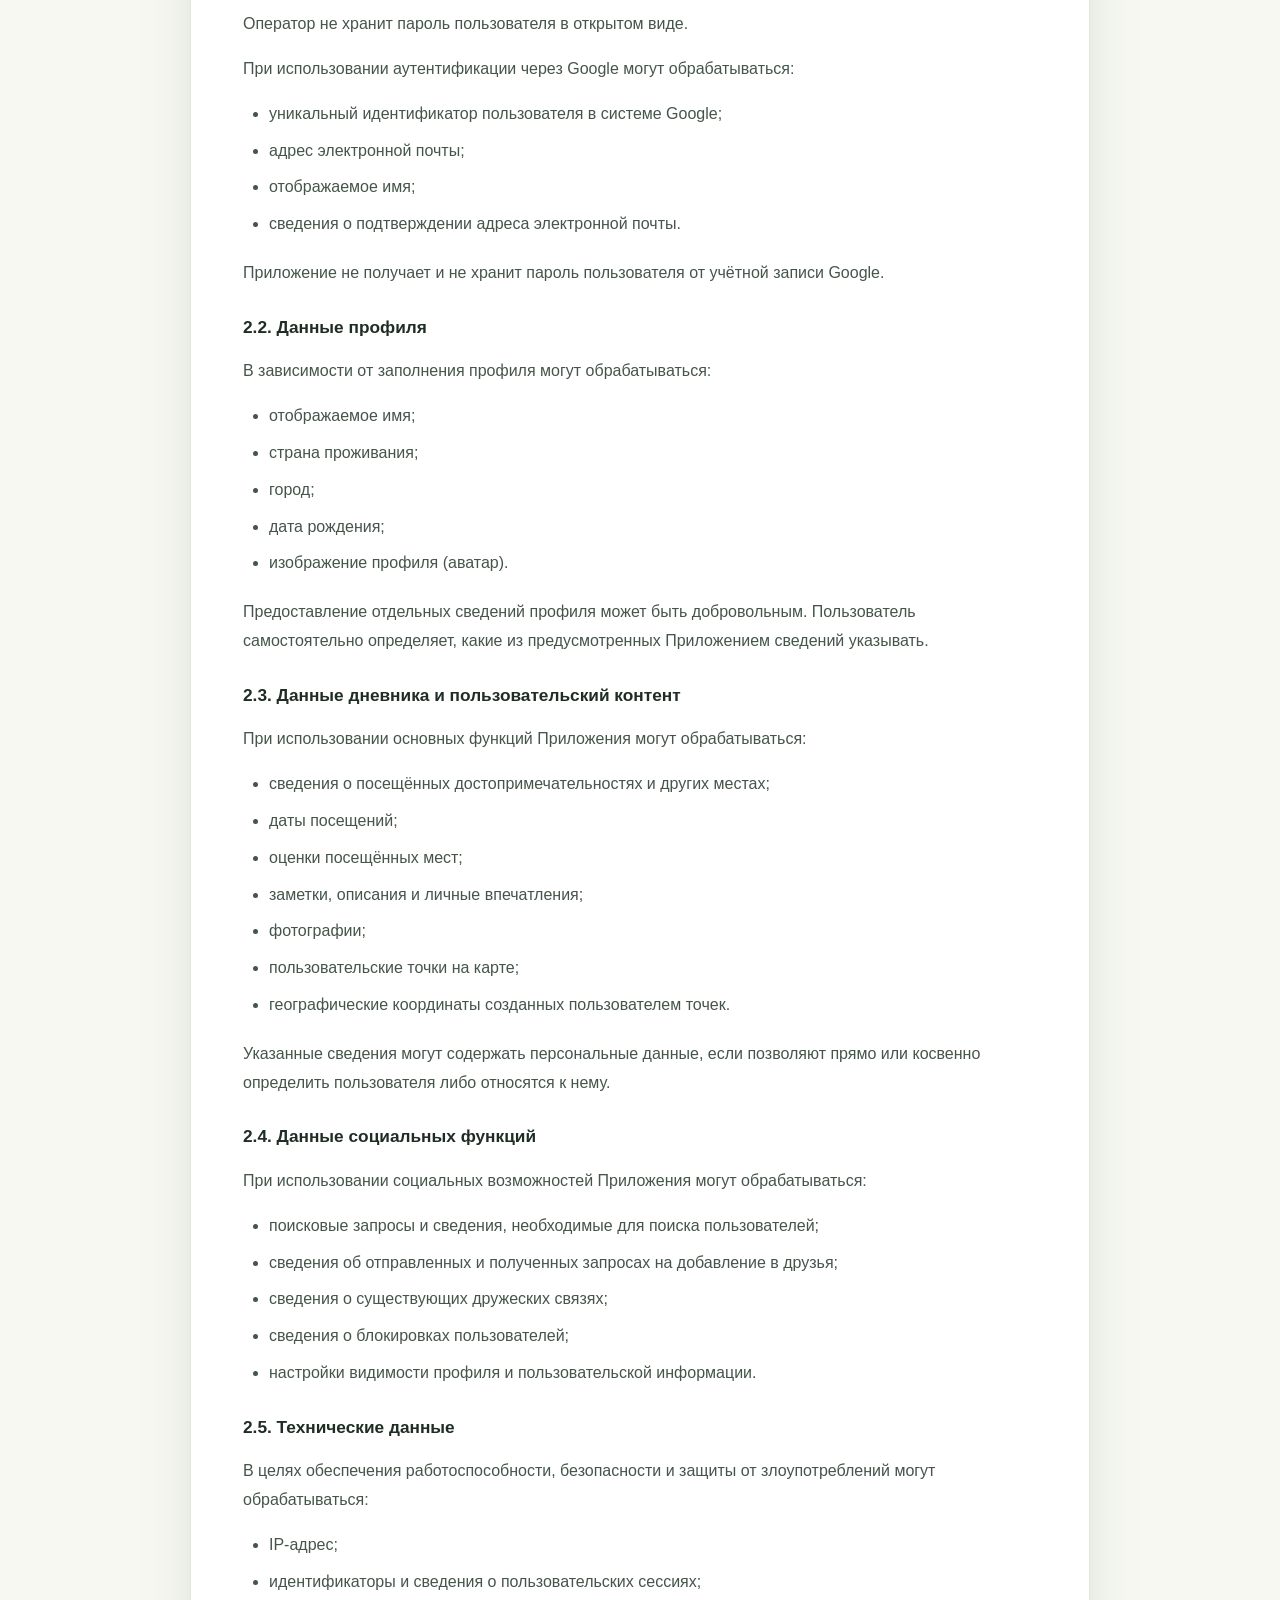
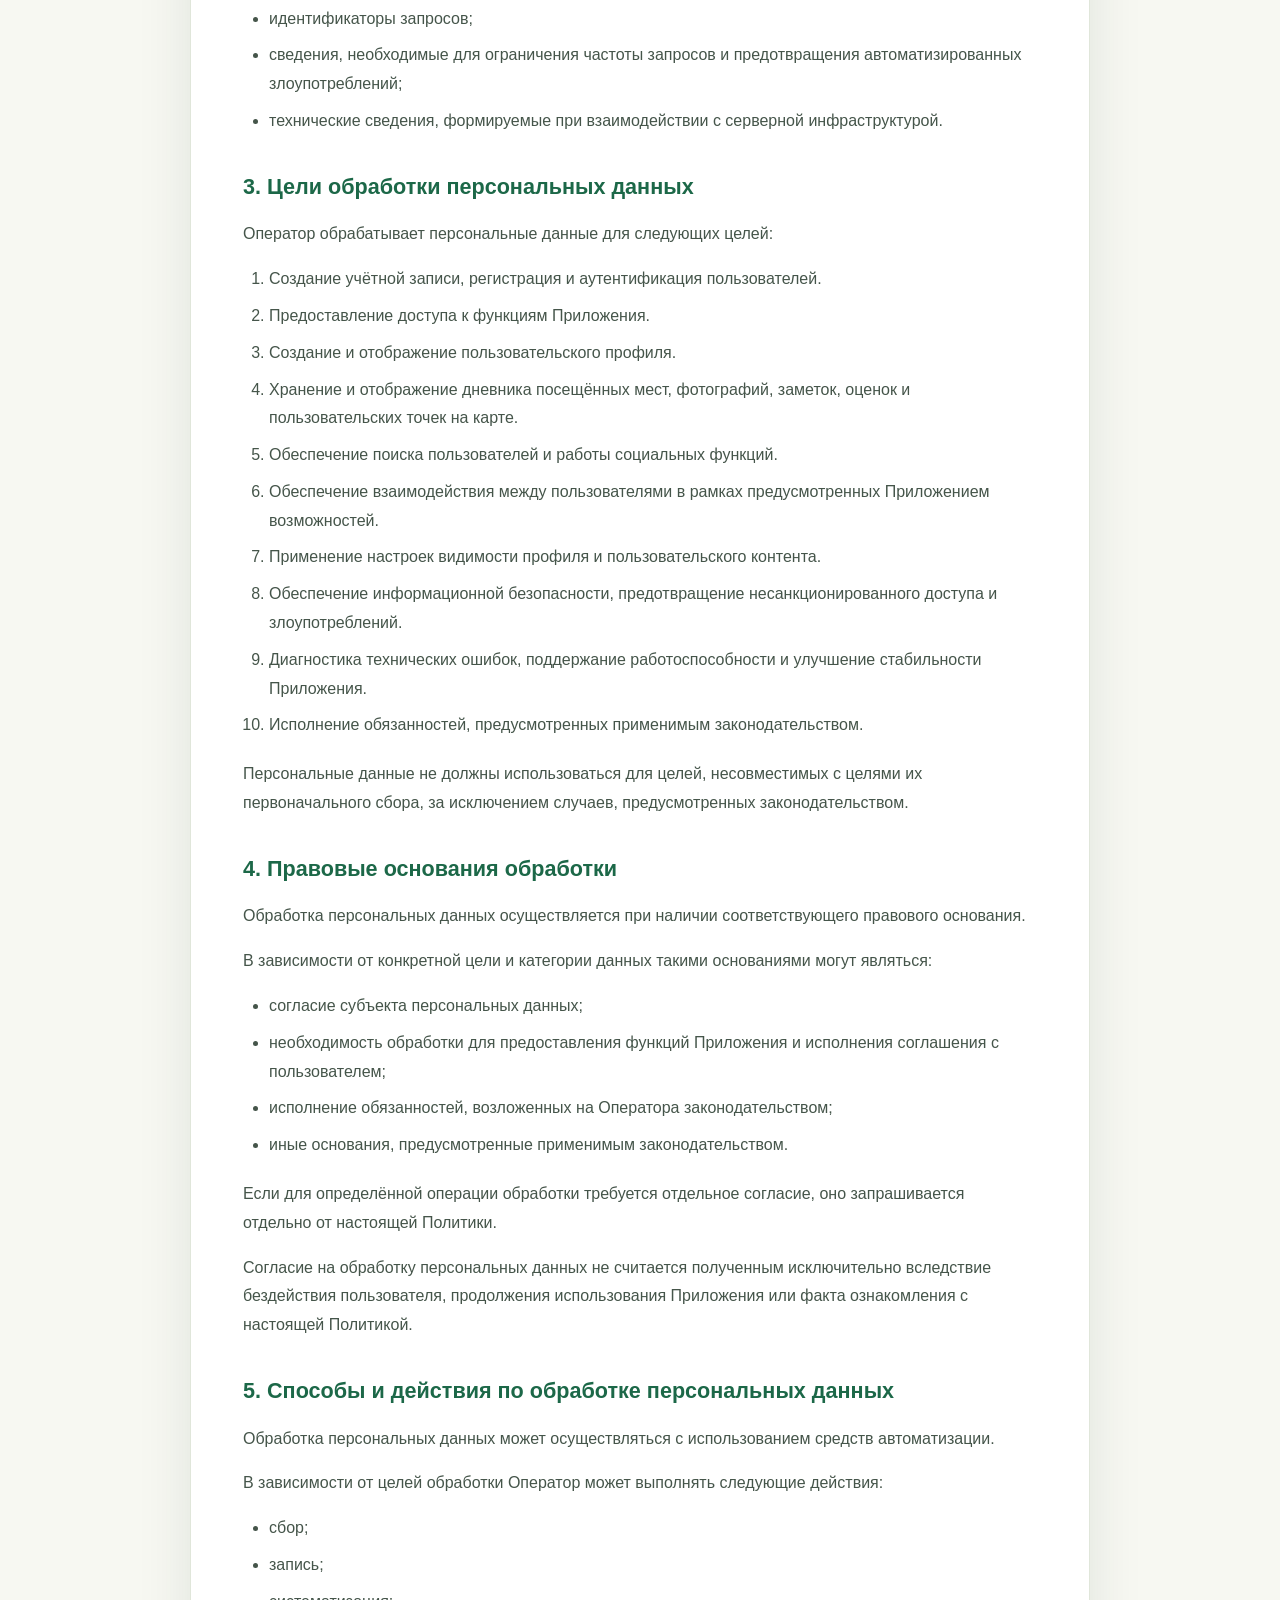
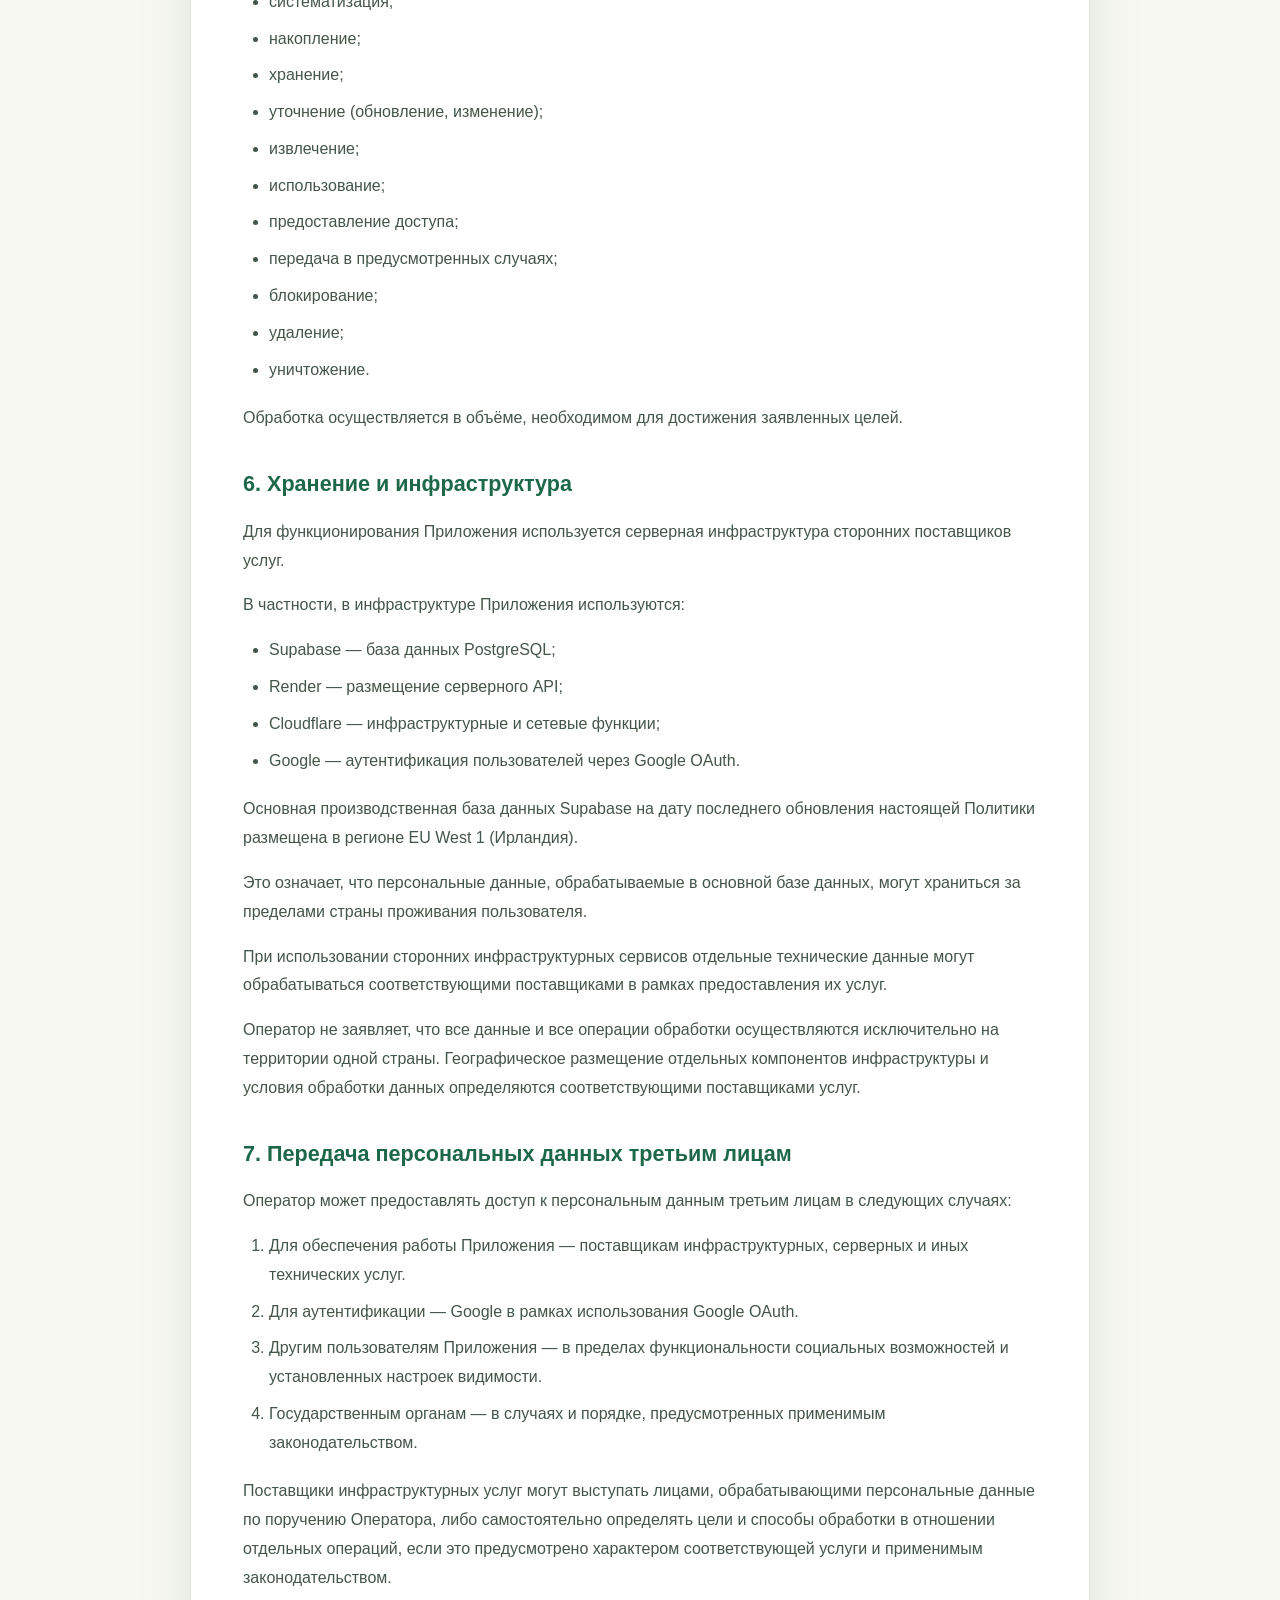
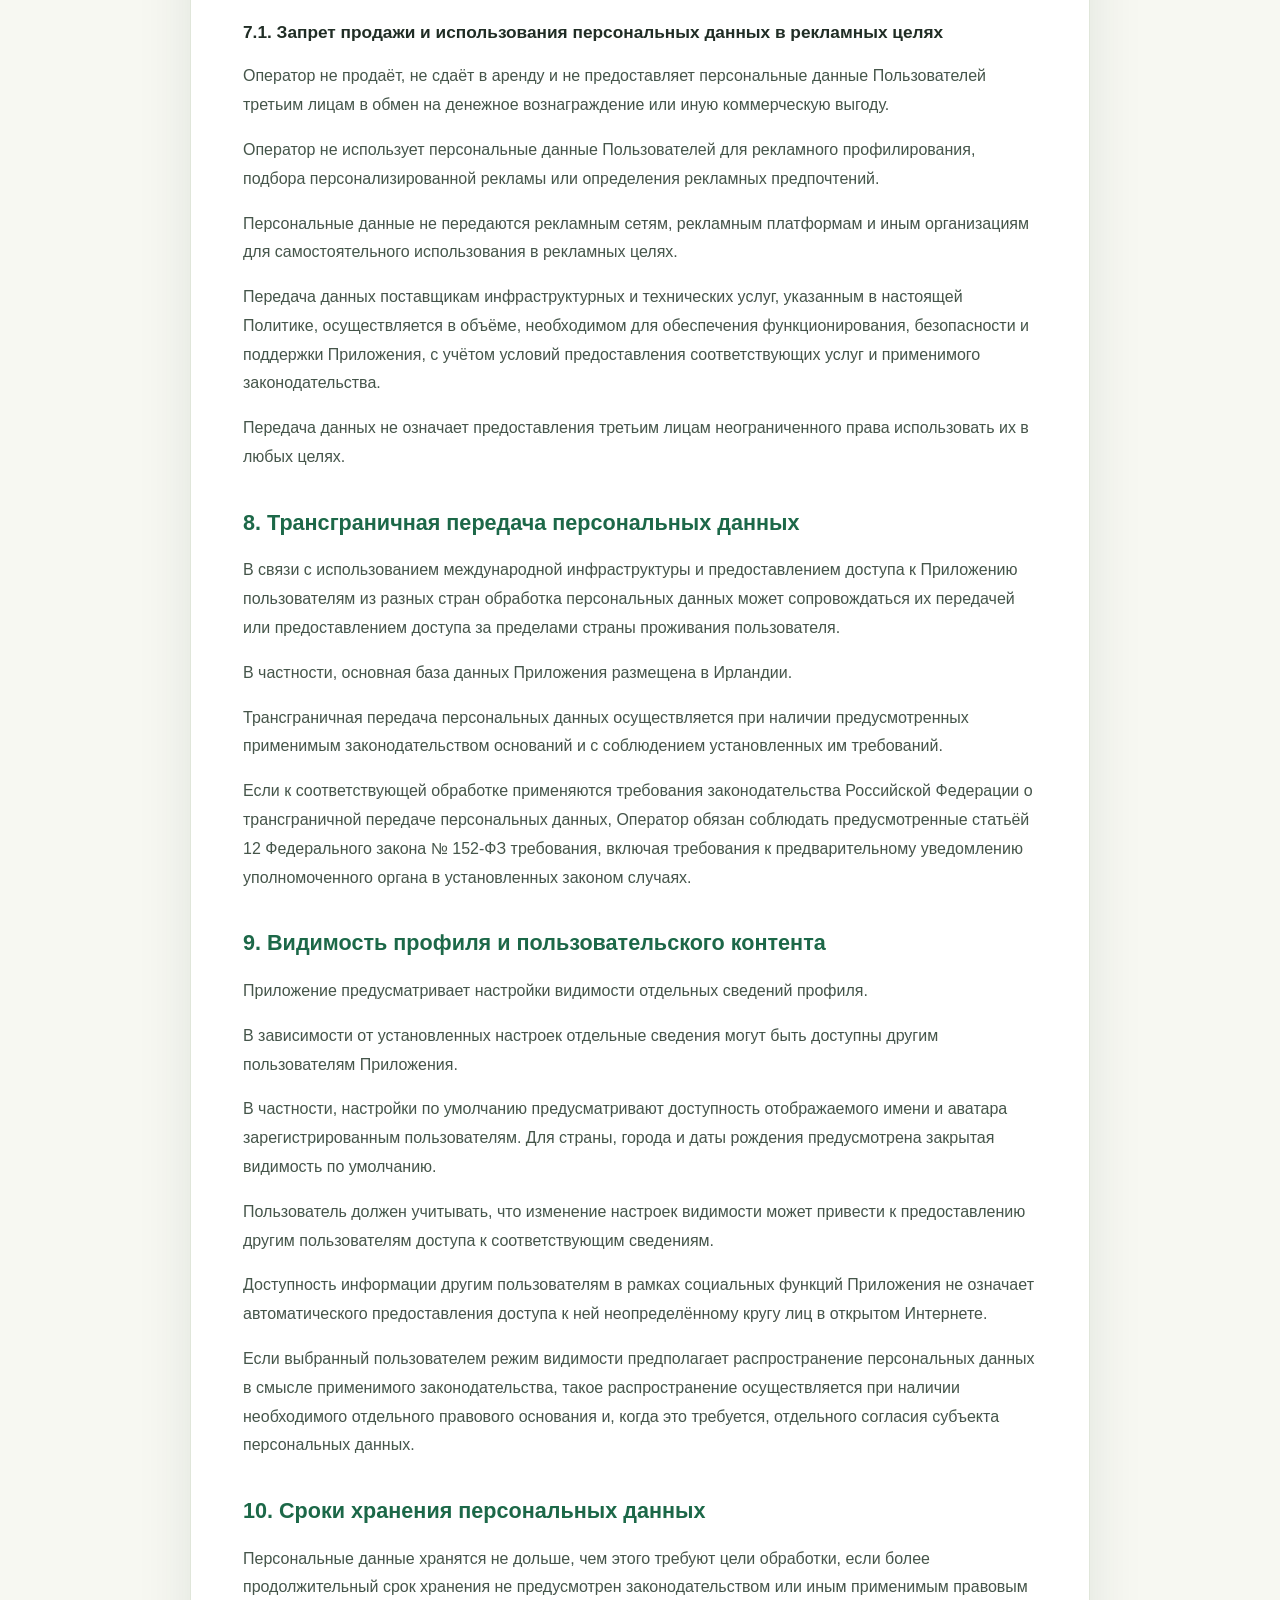
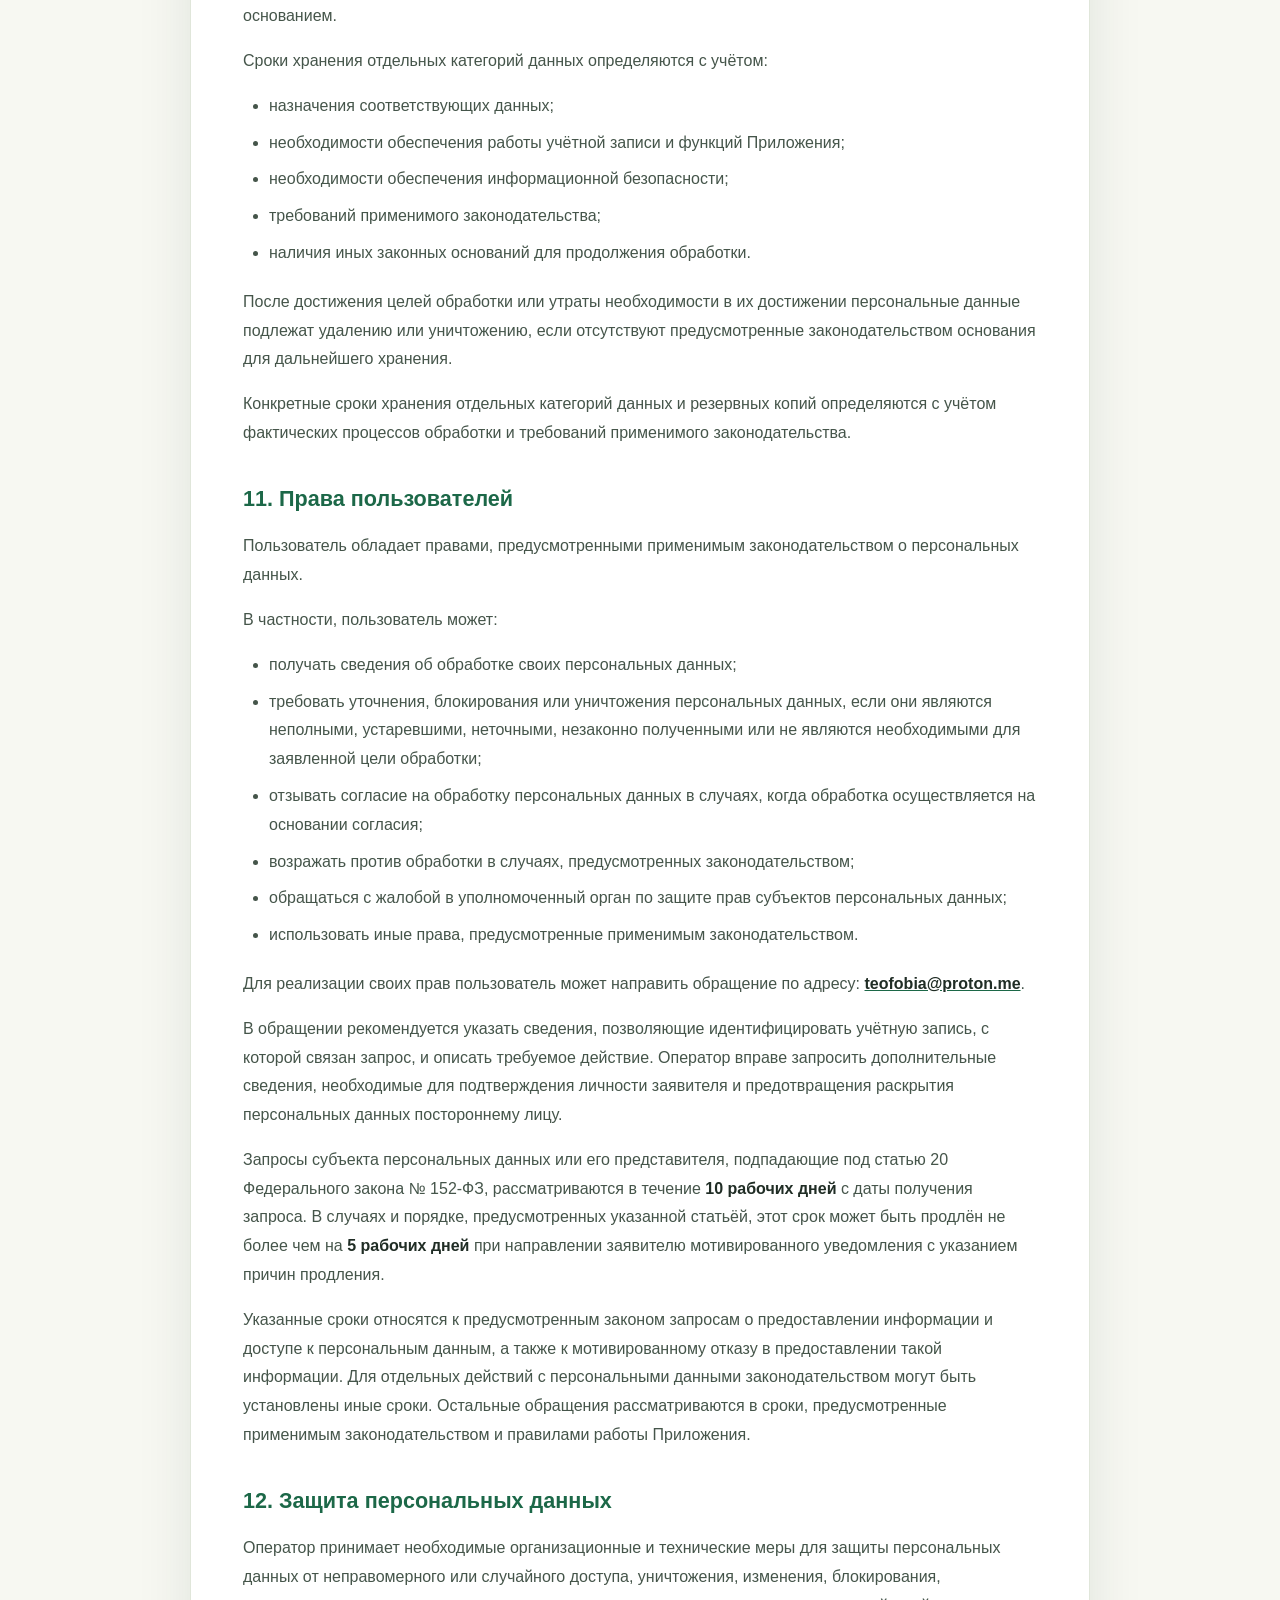
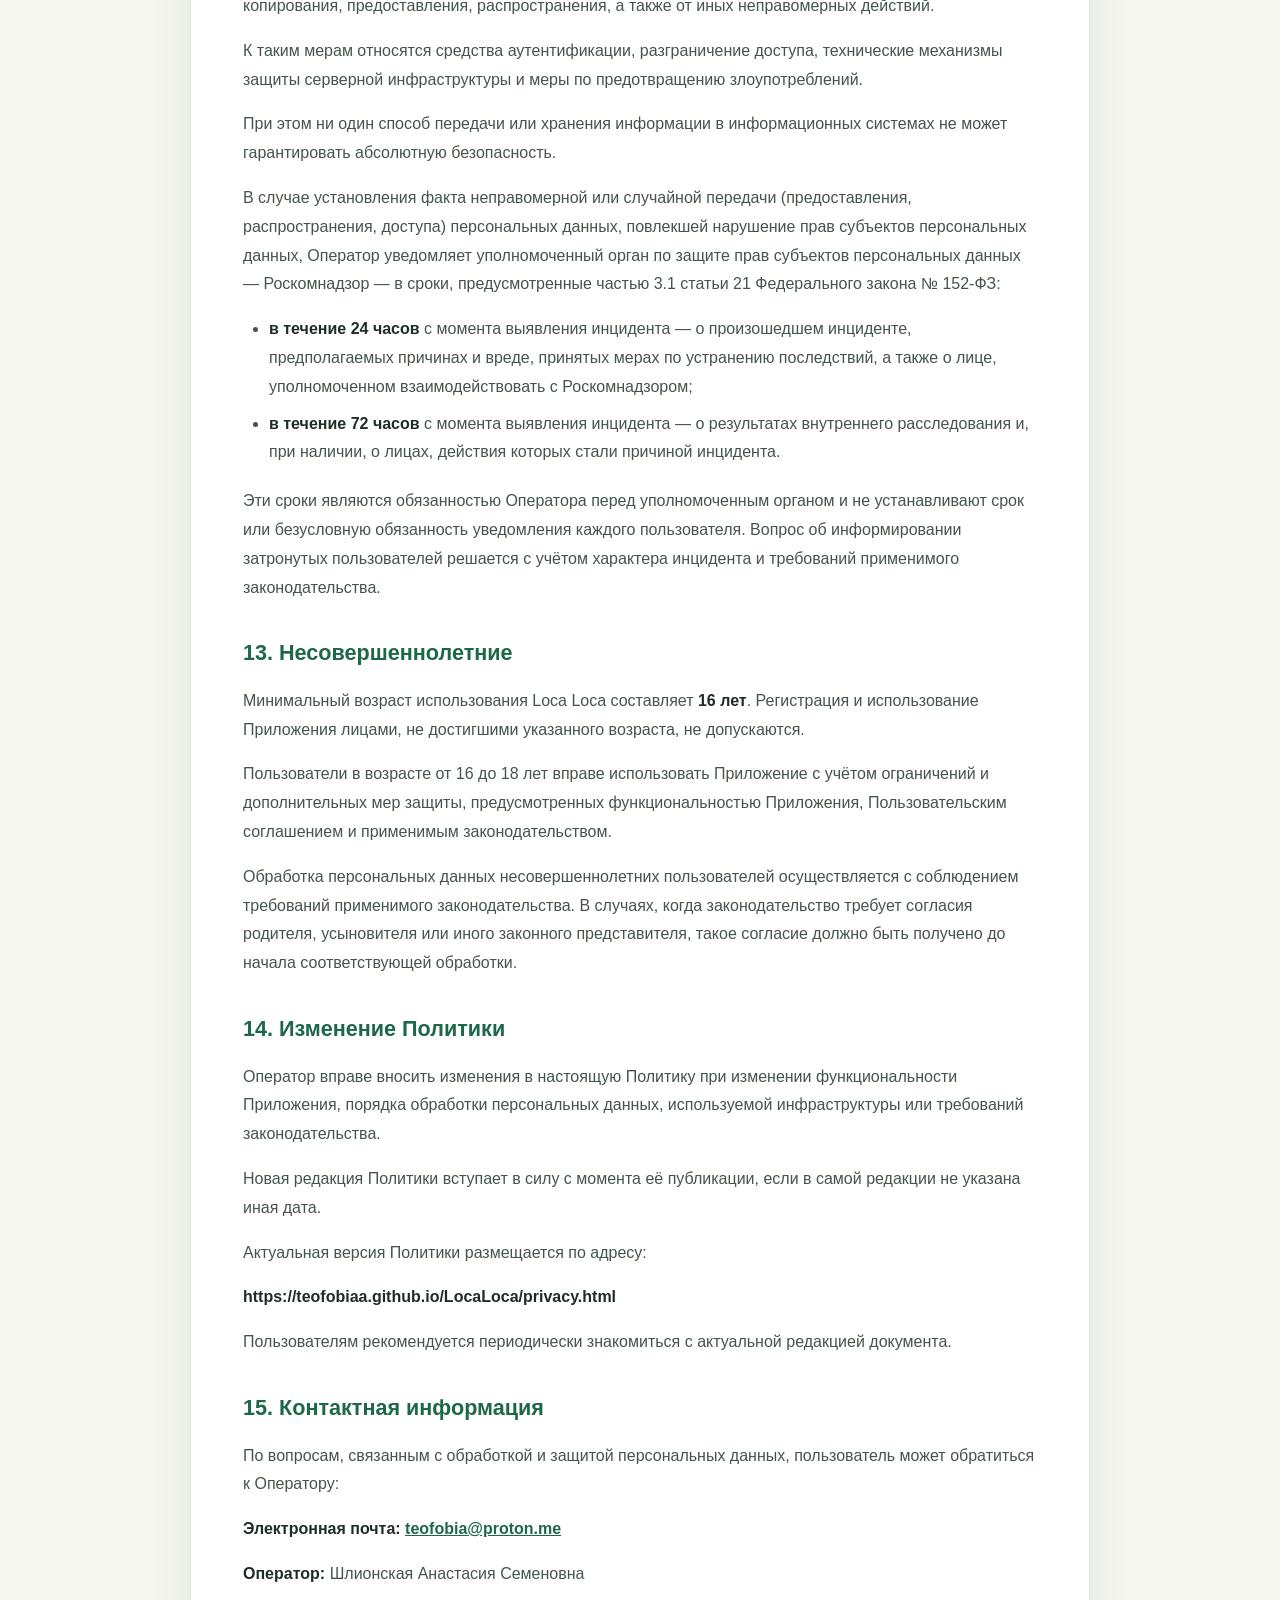
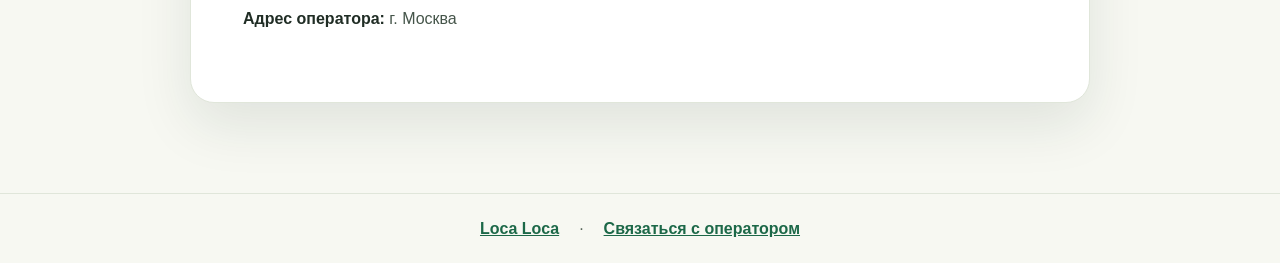
<file: site/privacy.html>
<!doctype html>
<html lang="ru">
<head>
  <meta charset="utf-8">
  <meta name="viewport" content="width=device-width, initial-scale=1">
  <meta name="theme-color" content="#f7f8f2">
  <meta name="description" content="Полная политика конфиденциальности Loca Loca: категории данных, цели и основания обработки, инфраструктура, права пользователей и рекламные ограничения.">
  <title>Политика конфиденциальности — Loca Loca</title>
  <link rel="icon" href="assets/icon.png">
  <link rel="stylesheet" href="styles.css">
  <link rel="stylesheet" href="styles-privacy.css">
</head>
<body class="privacy-page">
  <header class="privacy-header">
    <a class="brand" href="./"><img src="assets/icon.png" alt="" width="36" height="36"><span>Loca <b>Loca</b></span></a>
    <a class="privacy-back" href="./">На главную</a>
  </header>
  <main class="privacy-main">
    <div class="privacy-heading">
      <span class="eyebrow">ПРОЗРАЧНОСТЬ И ЗАЩИТА ДАННЫХ</span>
      <p>Полная редакция документа · 19 ноября 2026 года</p>
    </div>
    <article class="privacy-content" id="privacy-content"></article>
  </main>
  <footer class="privacy-footer"><a href="./">Loca Loca</a><span>·</span><a href="mailto:teofobia@proton.me">Связаться с оператором</a></footer>
  <script id="privacy-source" type="text/plain"># Политика конфиденциальности Loca Loca

**Дата вступления в силу:** 19 ноября 2026 года
**Последнее обновление:** 19 ноября 2026 года

## 1. Общие положения

Настоящая Политика конфиденциальности (далее — «Политика») определяет порядок обработки и защиты персональных данных пользователей приложения Loca Loca (далее — «Приложение»).

Политика применяется к отношениям, возникающим в связи с использованием Приложения, созданием учётной записи, прохождением аутентификации, размещением пользовательского контента и использованием социальных функций.

Оператором персональных данных является: **Шлионская Анастасия Семеновна**, контактные сведения: [**teofobia@proton.me**](mailto:teofobia@proton.me) (далее — «Оператор»).

Оператор обрабатывает персональные данные в соответствии с применимым законодательством о защите персональных данных, включая Федеральный закон Российской Федерации от 27.07.2006 № 152-ФЗ «О персональных данных», если его положения применимы к соответствующим отношениям.

Использование Приложения означает ознакомление пользователя с настоящей Политикой. Само по себе ознакомление с Политикой не заменяет согласие на обработку персональных данных в случаях, когда такое согласие требуется законодательством.

### 1.1. Основные термины и определения

Для целей настоящей Политики используются следующие термины:

- **Приложение (Loca Loca)** — программное обеспечение и связанные с ним сервисы, предоставляющие пользователям функции создания дневника посещённых мест, работы с картой, профилем и социальными возможностями.
- **Оператор** — лицо, самостоятельно или совместно с другими лицами организующее и (или) осуществляющее обработку персональных данных, а также определяющее цели обработки, состав персональных данных и действия (операции), совершаемые с ними. В рамках настоящей Политики Оператором является лицо, указанное в разделе 1.
- **Пользователь** — физическое лицо, использующее Приложение.
- **Субъект персональных данных** — физическое лицо, к которому относятся обрабатываемые персональные данные.
- **Персональные данные** — любая информация, относящаяся прямо или косвенно к определённому или определяемому физическому лицу.
- **Обработка персональных данных** — любое действие (операция) или совокупность действий (операций) с персональными данными, совершаемых с использованием средств автоматизации или без их использования, включая сбор, запись, систематизацию, хранение, уточнение, использование, передачу, блокирование, удаление и уничтожение.
- **Пользовательский контент** — материалы и сведения, которые Пользователь самостоятельно добавляет в Приложение, включая фотографии, заметки, оценки, описания и созданные им точки на карте.
- **Третьи лица** — лица, не являющиеся Пользователем или Оператором, которым персональные данные могут предоставляться в случаях, предусмотренных настоящей Политикой и законодательством.
- **Трансграничная передача персональных данных** — передача персональных данных на территорию иностранного государства органу власти иностранного государства, иностранному физическому лицу или иностранному юридическому лицу в соответствии с определением и требованиями применимого законодательства.
- **Учётная запись** — совокупность данных, относящихся к Пользователю и используемых для его идентификации и предоставления доступа к функциям Приложения.
- **Аутентификация** — проверка подлинности Пользователя, например посредством проверки введённого логина и пароля либо подтверждения входа через сторонний сервис.
- **Пароль** — секретная комбинация символов, которую Пользователь использует для подтверждения права доступа к своей учётной записи.
- **Хеширование пароля** — преобразование пароля специальным алгоритмом в результат фиксированного формата. Такое преобразование предназначено для проверки пароля без хранения его исходного значения и не предусматривает обычного обратного восстановления пароля из результата.
- **Хеш пароля** — результат хеширования пароля, который может храниться вместо исходного пароля и использоваться для проверки введённых Пользователем данных при входе. Хеш пароля не является самим паролем.
- **Пользовательская сессия** — период взаимодействия Пользователя с Приложением после успешной аутентификации, в течение которого система распознаёт его как вошедшего в учётную запись.
- **IP-адрес** — сетевой адрес устройства или точки подключения, используемый для передачи данных по интернет-протоколу. В определённых обстоятельствах IP-адрес может относиться к персональным данным.
- **OAuth** — протокол авторизации, позволяющий Приложению использовать подтверждение входа через внешний сервис, например Google, без получения пароля Пользователя от его учётной записи в этом сервисе.
- **Идентификатор** — значение, используемое для различения и распознавания определённого объекта, пользователя, сессии или запроса в информационной системе.
- **Инцидент безопасности персональных данных** — событие, повлёкшее неправомерную или случайную передачу (предоставление, распространение, доступ) персональных данных либо иное нарушение их безопасности, если такое событие подпадает под требования применимого законодательства.

Термины, не определённые в настоящем разделе, толкуются в значениях, установленных законодательством о персональных данных и иными применимыми нормативными правовыми актами.

## 2. Категории обрабатываемых персональных данных

В зависимости от используемых функций Приложения Оператор может обрабатывать следующие категории данных.

### 2.1. Данные учётной записи

При регистрации с использованием внутренней системы аутентификации могут обрабатываться:

- логин пользователя;
- отображаемое имя;
- хеш пароля.

Оператор не хранит пароль пользователя в открытом виде.

При использовании аутентификации через Google могут обрабатываться:

- уникальный идентификатор пользователя в системе Google;
- адрес электронной почты;
- отображаемое имя;
- сведения о подтверждении адреса электронной почты.

Приложение не получает и не хранит пароль пользователя от учётной записи Google.

### 2.2. Данные профиля

В зависимости от заполнения профиля могут обрабатываться:

- отображаемое имя;
- страна проживания;
- город;
- дата рождения;
- изображение профиля (аватар).

Предоставление отдельных сведений профиля может быть добровольным. Пользователь самостоятельно определяет, какие из предусмотренных Приложением сведений указывать.

### 2.3. Данные дневника и пользовательский контент

При использовании основных функций Приложения могут обрабатываться:

- сведения о посещённых достопримечательностях и других местах;
- даты посещений;
- оценки посещённых мест;
- заметки, описания и личные впечатления;
- фотографии;
- пользовательские точки на карте;
- географические координаты созданных пользователем точек.

Указанные сведения могут содержать персональные данные, если позволяют прямо или косвенно определить пользователя либо относятся к нему.

### 2.4. Данные социальных функций

При использовании социальных возможностей Приложения могут обрабатываться:

- поисковые запросы и сведения, необходимые для поиска пользователей;
- сведения об отправленных и полученных запросах на добавление в друзья;
- сведения о существующих дружеских связях;
- сведения о блокировках пользователей;
- настройки видимости профиля и пользовательской информации.

### 2.5. Технические данные

В целях обеспечения работоспособности, безопасности и защиты от злоупотреблений могут обрабатываться:

- IP-адрес;
- идентификаторы и сведения о пользовательских сессиях;
- идентификаторы запросов;
- сведения, необходимые для ограничения частоты запросов и предотвращения автоматизированных злоупотреблений;
- технические сведения, формируемые при взаимодействии с серверной инфраструктурой.

## 3. Цели обработки персональных данных

Оператор обрабатывает персональные данные для следующих целей:

1. Создание учётной записи, регистрация и аутентификация пользователей.
2. Предоставление доступа к функциям Приложения.
3. Создание и отображение пользовательского профиля.
4. Хранение и отображение дневника посещённых мест, фотографий, заметок, оценок и пользовательских точек на карте.
5. Обеспечение поиска пользователей и работы социальных функций.
6. Обеспечение взаимодействия между пользователями в рамках предусмотренных Приложением возможностей.
7. Применение настроек видимости профиля и пользовательского контента.
8. Обеспечение информационной безопасности, предотвращение несанкционированного доступа и злоупотреблений.
9. Диагностика технических ошибок, поддержание работоспособности и улучшение стабильности Приложения.
10. Исполнение обязанностей, предусмотренных применимым законодательством.

Персональные данные не должны использоваться для целей, несовместимых с целями их первоначального сбора, за исключением случаев, предусмотренных законодательством.

## 4. Правовые основания обработки

Обработка персональных данных осуществляется при наличии соответствующего правового основания.

В зависимости от конкретной цели и категории данных такими основаниями могут являться:

- согласие субъекта персональных данных;
- необходимость обработки для предоставления функций Приложения и исполнения соглашения с пользователем;
- исполнение обязанностей, возложенных на Оператора законодательством;
- иные основания, предусмотренные применимым законодательством.

Если для определённой операции обработки требуется отдельное согласие, оно запрашивается отдельно от настоящей Политики.

Согласие на обработку персональных данных не считается полученным исключительно вследствие бездействия пользователя, продолжения использования Приложения или факта ознакомления с настоящей Политикой.

## 5. Способы и действия по обработке персональных данных

Обработка персональных данных может осуществляться с использованием средств автоматизации.

В зависимости от целей обработки Оператор может выполнять следующие действия:

- сбор;
- запись;
- систематизация;
- накопление;
- хранение;
- уточнение (обновление, изменение);
- извлечение;
- использование;
- предоставление доступа;
- передача в предусмотренных случаях;
- блокирование;
- удаление;
- уничтожение.

Обработка осуществляется в объёме, необходимом для достижения заявленных целей.

## 6. Хранение и инфраструктура

Для функционирования Приложения используется серверная инфраструктура сторонних поставщиков услуг.

В частности, в инфраструктуре Приложения используются:

- Supabase — база данных PostgreSQL;
- Render — размещение серверного API;
- Cloudflare — инфраструктурные и сетевые функции;
- Google — аутентификация пользователей через Google OAuth.

Основная производственная база данных Supabase на дату последнего обновления настоящей Политики размещена в регионе EU West 1 (Ирландия).

Это означает, что персональные данные, обрабатываемые в основной базе данных, могут храниться за пределами страны проживания пользователя.

При использовании сторонних инфраструктурных сервисов отдельные технические данные могут обрабатываться соответствующими поставщиками в рамках предоставления их услуг.

Оператор не заявляет, что все данные и все операции обработки осуществляются исключительно на территории одной страны. Географическое размещение отдельных компонентов инфраструктуры и условия обработки данных определяются соответствующими поставщиками услуг.

## 7. Передача персональных данных третьим лицам

Оператор может предоставлять доступ к персональным данным третьим лицам в следующих случаях:

1. Для обеспечения работы Приложения — поставщикам инфраструктурных, серверных и иных технических услуг.
2. Для аутентификации — Google в рамках использования Google OAuth.
3. Другим пользователям Приложения — в пределах функциональности социальных возможностей и установленных настроек видимости.
4. Государственным органам — в случаях и порядке, предусмотренных применимым законодательством.

Поставщики инфраструктурных услуг могут выступать лицами, обрабатывающими персональные данные по поручению Оператора, либо самостоятельно определять цели и способы обработки в отношении отдельных операций, если это предусмотрено характером соответствующей услуги и применимым законодательством.

### 7.1. Запрет продажи и использования персональных данных в рекламных целях

Оператор не продаёт, не сдаёт в аренду и не предоставляет персональные данные Пользователей третьим лицам в обмен на денежное вознаграждение или иную коммерческую выгоду.

Оператор не использует персональные данные Пользователей для рекламного профилирования, подбора персонализированной рекламы или определения рекламных предпочтений.

Персональные данные не передаются рекламным сетям, рекламным платформам и иным организациям для самостоятельного использования в рекламных целях.

Передача данных поставщикам инфраструктурных и технических услуг, указанным в настоящей Политике, осуществляется в объёме, необходимом для обеспечения функционирования, безопасности и поддержки Приложения, с учётом условий предоставления соответствующих услуг и применимого законодательства.

Передача данных не означает предоставления третьим лицам неограниченного права использовать их в любых целях.

## 8. Трансграничная передача персональных данных

В связи с использованием международной инфраструктуры и предоставлением доступа к Приложению пользователям из разных стран обработка персональных данных может сопровождаться их передачей или предоставлением доступа за пределами страны проживания пользователя.

В частности, основная база данных Приложения размещена в Ирландии.

Трансграничная передача персональных данных осуществляется при наличии предусмотренных применимым законодательством оснований и с соблюдением установленных им требований.

Если к соответствующей обработке применяются требования законодательства Российской Федерации о трансграничной передаче персональных данных, Оператор обязан соблюдать предусмотренные статьёй 12 Федерального закона № 152-ФЗ требования, включая требования к предварительному уведомлению уполномоченного органа в установленных законом случаях.

## 9. Видимость профиля и пользовательского контента

Приложение предусматривает настройки видимости отдельных сведений профиля.

В зависимости от установленных настроек отдельные сведения могут быть доступны другим пользователям Приложения.

В частности, настройки по умолчанию предусматривают доступность отображаемого имени и аватара зарегистрированным пользователям. Для страны, города и даты рождения предусмотрена закрытая видимость по умолчанию.

Пользователь должен учитывать, что изменение настроек видимости может привести к предоставлению другим пользователям доступа к соответствующим сведениям.

Доступность информации другим пользователям в рамках социальных функций Приложения не означает автоматического предоставления доступа к ней неопределённому кругу лиц в открытом Интернете.

Если выбранный пользователем режим видимости предполагает распространение персональных данных в смысле применимого законодательства, такое распространение осуществляется при наличии необходимого отдельного правового основания и, когда это требуется, отдельного согласия субъекта персональных данных.

## 10. Сроки хранения персональных данных

Персональные данные хранятся не дольше, чем этого требуют цели обработки, если более продолжительный срок хранения не предусмотрен законодательством или иным применимым правовым основанием.

Сроки хранения отдельных категорий данных определяются с учётом:

- назначения соответствующих данных;
- необходимости обеспечения работы учётной записи и функций Приложения;
- необходимости обеспечения информационной безопасности;
- требований применимого законодательства;
- наличия иных законных оснований для продолжения обработки.

После достижения целей обработки или утраты необходимости в их достижении персональные данные подлежат удалению или уничтожению, если отсутствуют предусмотренные законодательством основания для дальнейшего хранения.

Конкретные сроки хранения отдельных категорий данных и резервных копий определяются с учётом фактических процессов обработки и требований применимого законодательства.

## 11. Права пользователей

Пользователь обладает правами, предусмотренными применимым законодательством о персональных данных.

В частности, пользователь может:

- получать сведения об обработке своих персональных данных;
- требовать уточнения, блокирования или уничтожения персональных данных, если они являются неполными, устаревшими, неточными, незаконно полученными или не являются необходимыми для заявленной цели обработки;
- отзывать согласие на обработку персональных данных в случаях, когда обработка осуществляется на основании согласия;
- возражать против обработки в случаях, предусмотренных законодательством;
- обращаться с жалобой в уполномоченный орган по защите прав субъектов персональных данных;
- использовать иные права, предусмотренные применимым законодательством.

Для реализации своих прав пользователь может направить обращение по адресу: [**teofobia@proton.me**](mailto:teofobia@proton.me).

В обращении рекомендуется указать сведения, позволяющие идентифицировать учётную запись, с которой связан запрос, и описать требуемое действие. Оператор вправе запросить дополнительные сведения, необходимые для подтверждения личности заявителя и предотвращения раскрытия персональных данных постороннему лицу.

Запросы субъекта персональных данных или его представителя, подпадающие под статью 20 Федерального закона № 152-ФЗ, рассматриваются в течение **10 рабочих дней** с даты получения запроса. В случаях и порядке, предусмотренных указанной статьёй, этот срок может быть продлён не более чем на **5 рабочих дней** при направлении заявителю мотивированного уведомления с указанием причин продления.

Указанные сроки относятся к предусмотренным законом запросам о предоставлении информации и доступе к персональным данным, а также к мотивированному отказу в предоставлении такой информации. Для отдельных действий с персональными данными законодательством могут быть установлены иные сроки. Остальные обращения рассматриваются в сроки, предусмотренные применимым законодательством и правилами работы Приложения.

## 12. Защита персональных данных

Оператор принимает необходимые организационные и технические меры для защиты персональных данных от неправомерного или случайного доступа, уничтожения, изменения, блокирования, копирования, предоставления, распространения, а также от иных неправомерных действий.

К таким мерам относятся средства аутентификации, разграничение доступа, технические механизмы защиты серверной инфраструктуры и меры по предотвращению злоупотреблений.

При этом ни один способ передачи или хранения информации в информационных системах не может гарантировать абсолютную безопасность.

В случае установления факта неправомерной или случайной передачи (предоставления, распространения, доступа) персональных данных, повлекшей нарушение прав субъектов персональных данных, Оператор уведомляет уполномоченный орган по защите прав субъектов персональных данных — Роскомнадзор — в сроки, предусмотренные частью 3.1 статьи 21 Федерального закона № 152-ФЗ:

- **в течение 24 часов** с момента выявления инцидента — о произошедшем инциденте, предполагаемых причинах и вреде, принятых мерах по устранению последствий, а также о лице, уполномоченном взаимодействовать с Роскомнадзором;
- **в течение 72 часов** с момента выявления инцидента — о результатах внутреннего расследования и, при наличии, о лицах, действия которых стали причиной инцидента.

Эти сроки являются обязанностью Оператора перед уполномоченным органом и не устанавливают срок или безусловную обязанность уведомления каждого пользователя. Вопрос об информировании затронутых пользователей решается с учётом характера инцидента и требований применимого законодательства.

## 13. Несовершеннолетние

Минимальный возраст использования Loca Loca составляет **16 лет**. Регистрация и использование Приложения лицами, не достигшими указанного возраста, не допускаются.

Пользователи в возрасте от 16 до 18 лет вправе использовать Приложение с учётом ограничений и дополнительных мер защиты, предусмотренных функциональностью Приложения, Пользовательским соглашением и применимым законодательством.

Обработка персональных данных несовершеннолетних пользователей осуществляется с соблюдением требований применимого законодательства. В случаях, когда законодательство требует согласия родителя, усыновителя или иного законного представителя, такое согласие должно быть получено до начала соответствующей обработки.

## 14. Изменение Политики

Оператор вправе вносить изменения в настоящую Политику при изменении функциональности Приложения, порядка обработки персональных данных, используемой инфраструктуры или требований законодательства.

Новая редакция Политики вступает в силу с момента её публикации, если в самой редакции не указана иная дата.

Актуальная версия Политики размещается по адресу:

**https://teofobiaa.github.io/LocaLoca/privacy.html**

Пользователям рекомендуется периодически знакомиться с актуальной редакцией документа.

## 15. Контактная информация

По вопросам, связанным с обработкой и защитой персональных данных, пользователь может обратиться к Оператору:

**Электронная почта:** [teofobia@proton.me](mailto:teofobia@proton.me)

**Оператор:** Шлионская Анастасия Семеновна

**Адрес оператора:** г. Москва </script>
  <script>
    (() => {
      const source = document.getElementById("privacy-source").textContent.trim();
      const target = document.getElementById("privacy-content");
      const escapeHtml = value => value.replace(/&/g, "&amp;").replace(/</g, "&lt;").replace(/>/g, "&gt;").replace(/"/g, "&quot;");
      const inline = value => {
        let text = escapeHtml(value);
        text = text.replace(/\[([^\]]+)\]\((mailto:[^)]+)\)/g, '<a href="$2">$1</a>');
        text = text.replace(/\*\*(.+?)\*\*/g, "<strong>$1</strong>");
        return text;
      };
      const lines = source.split(/\r?\n/);
      const output = [];
      let paragraph = [];
      let listType = null;
      const closeList = () => {
        if (listType) output.push(listType === "ul" ? "</ul>" : "</ol>");
        listType = null;
      };
      const flushParagraph = () => {
        if (paragraph.length) output.push("<p>" + inline(paragraph.join(" ")) + "</p>");
        paragraph = [];
      };
      for (const line of lines) {
        const heading = line.match(/^(#{1,3})\s+(.+)$/);
        const bullet = line.match(/^-\s+(.+)$/);
        const numbered = line.match(/^\d+\.\s+(.+)$/);
        if (!line.trim()) {
          flushParagraph();
          closeList();
        } else if (heading) {
          flushParagraph();
          closeList();
          const level = heading[1].length;
          output.push("<h" + level + ">" + inline(heading[2]) + "</h" + level + ">");
        } else if (bullet || numbered) {
          flushParagraph();
          const nextType = bullet ? "ul" : "ol";
          if (listType !== nextType) {
            closeList();
            output.push(nextType === "ul" ? "<ul>" : "<ol>");
            listType = nextType;
          }
          output.push("<li>" + inline((bullet || numbered)[1]) + "</li>");
        } else {
          closeList();
          paragraph.push(line.trim());
        }
      }
      flushParagraph();
      closeList();
      target.innerHTML = output.join("\n");
    })();
  </script>
</body>
</html>
</file>
<file: site/styles.css>
:root {
  color-scheme: light;
  --ink: #202d25;
  --muted: #58665b;
  --green: #1c6848;
  --green-deep: #123f30;
  --lime: #d5f08e;
  --paper: #f7f8f2;
  --surface: #ffffff;
  --surface-soft: #edf2e8;
  --surface-alt: #edf1e9;
  --line: #e0e6da;
  --text-strong: #293a2e;
  --text-body: #45554a;
  --text-subtle: #58665b;
  --footer-text: #4b5c50;
  --note-green-bg: #e9f4e7;
  --note-green: #2e7950;
  --note-warm-bg: #fff0e8;
  --note-warm: #b8693f;
  --btn-bg: #1c6848;
  --btn-fg: #ffffff;
  --blob-a: #e3f1c5;
  --blob-b: #b8dc9b;
  --route-line: #a9c79f;
  --tint-green: #edf5e7;
  --tint-warm: #fbf0e5;
  --tint-blue: #edf0f8;
  --acc-green: #2e6a44;
  --acc-warm: #8f5a30;
  --acc-blue: #4c5a8c;
  --shadow: 0 22px 55px rgba(24, 53, 35, .10);
}
:root[data-theme="dark"] {
  color-scheme: dark;
  --ink: #e5eee7;
  --muted: #b0bfb4;
  --green: #91c99d;
  --green-deep: #173b2d;
  --lime: #d5f08e;
  --paper: #111a15;
  --surface: #1b2922;
  --surface-soft: #202f27;
  --surface-alt: #17231d;
  --line: #33443a;
  --text-strong: #dce8df;
  --text-body: #c4d3c8;
  --text-subtle: #bdcbbf;
  --footer-text: #c5d2c8;
  --note-green-bg: #293e31;
  --note-green: #a1d5a8;
  --note-warm-bg: #44342d;
  --note-warm: #e3ad89;
  --btn-bg: #d5f08e;
  --btn-fg: #183d2b;
  --blob-a: #2f4d38;
  --blob-b: #223a2c;
  --route-line: #456650;
  --tint-green: #263a2c;
  --tint-warm: #3c3027;
  --tint-blue: #2d3447;
  --acc-green: #a9dcb0;
  --acc-warm: #ebbf9c;
  --acc-blue: #b9c4ee;
  --shadow: 0 22px 55px rgba(0, 0, 0, .32);

}

/*
 * Keep the dark-theme text palette explicit on the components that carry
 * their own foreground colors. This protects contrast even when a component
 * does not inherit the page-level text color.
 */
:root[data-theme="dark"] .brand { color: #e5eee7; }
:root[data-theme="dark"] .brand b { color: #91c99d; }

:root[data-theme="dark"] .main-nav a { color: #b0bfb4; }
:root[data-theme="dark"] .main-nav a:hover,
:root[data-theme="dark"] .main-nav a[aria-current="true"] {
  color: #91c99d;
  background: #293e31;
}

:root[data-theme="dark"] .fcard h3 { color: #dce8df; }
:root[data-theme="dark"] .fcard p { color: #c4d3c8; }
:root[data-theme="dark"] .fc-green .fcard-tag,
:root[data-theme="dark"] .fc-green .chips span { color: #a9dcb0; }
:root[data-theme="dark"] .fc-warm .fcard-tag,
:root[data-theme="dark"] .fc-warm .chips span { color: #ebbf9c; }
:root[data-theme="dark"] .fc-blue .fcard-tag,
:root[data-theme="dark"] .fc-blue .chips span { color: #b9c4ee; }

:root[data-theme="dark"] .button-green {
  background: #d5f08e;
  color: #183d2b;
}
:root[data-theme="dark"] #copyMail {
  background: #1b2922;
  color: #e5eee7;
  border-color: #33443a;
}

:root[data-theme="dark"] .support-link {
  background: #1b2922;
  color: #e5eee7;
}
:root[data-theme="dark"] .support-link small { color: #b0bfb4; }

:root[data-theme="dark"] .floating-note {
  background: #1b2922;
  color: #e5eee7;
}
:root[data-theme="dark"] .floating-note > span:last-child,
:root[data-theme="dark"] .floating-note b { color: #e5eee7; }
:root[data-theme="dark"] .floating-note small { color: #bdcbbf; }

* { box-sizing: border-box; }
html { scroll-behavior: smooth; scroll-padding-top: 88px; }
body {
  margin: 0;
  background: var(--paper);
  color: var(--ink);
  font-family: Manrope, "Segoe UI", sans-serif;
  font-size: 16px;
  line-height: 1.6;
  -webkit-font-smoothing: antialiased;
}
img { max-width: 100%; }
a { color: inherit; }
:focus-visible { outline: 3px solid var(--green); outline-offset: 3px; border-radius: 6px; }
.wrap { width: min(1160px, calc(100% - 56px)); margin-inline: auto; }
.sr-only { position: absolute; width: 1px; height: 1px; margin: -1px; padding: 0; overflow: hidden; clip: rect(0 0 0 0); white-space: nowrap; border: 0; }
.skip-link { position: absolute; left: 16px; top: -60px; z-index: 100; padding: 10px 16px; border-radius: 9px; background: var(--btn-bg); color: var(--btn-fg); font-weight: 800; text-decoration: none; transition: top .2s; }
.skip-link:focus { top: 12px; }

/* ---------- Шапка ---------- */
.topbar-wrap {
  position: sticky;
  top: 0;
  z-index: 60;
  background: var(--paper);
  transition: box-shadow .25s, border-color .25s;
  border-bottom: 1px solid transparent;
}
@supports (background: color-mix(in srgb, red 50%, transparent)) {
  .topbar-wrap {
    background: color-mix(in srgb, var(--paper) 88%, transparent);
    -webkit-backdrop-filter: saturate(1.4) blur(14px);
    backdrop-filter: saturate(1.4) blur(14px);
  }
}
.topbar-wrap.is-scrolled { border-bottom-color: var(--line); box-shadow: 0 10px 30px rgba(24, 53, 35, .06); }
.topbar {
  width: min(1240px, calc(100% - 56px));
  min-height: 72px;
  margin-inline: auto;
  display: flex;
  align-items: center;
  gap: 24px;
}
.brand {
  display: inline-flex;
  align-items: center;
  gap: 10px;
  color: var(--ink);
  text-decoration: none;
  font-size: 21px;
  font-weight: 800;
  letter-spacing: -.8px;
  white-space: nowrap;
}
.brand img { width: 36px; height: 36px; object-fit: contain; }
.brand b { color: var(--green); }
.main-nav { display: flex; align-items: center; gap: 4px; margin-left: auto; }
.main-nav a {
  padding: 8px 13px;
  border-radius: 9px;
  color: var(--muted);
  text-decoration: none;
  font-size: 14px;
  font-weight: 700;
  white-space: nowrap;
  transition: color .2s, background .2s;
}
.main-nav a:hover { color: var(--green); background: var(--note-green-bg); }
.main-nav a[aria-current="true"] { color: var(--green); background: var(--note-green-bg); }
.topbar-actions { display: flex; align-items: center; gap: 10px; }
.theme-toggle {
  width: 42px;
  height: 42px;
  display: inline-grid;
  place-items: center;
  border: 1px solid var(--line);
  border-radius: 10px;
  background: var(--surface);
  color: var(--ink);
  font: inherit;
  cursor: pointer;
  transition: background .2s, border-color .2s;
}
.theme-toggle:hover { background: var(--surface-soft); border-color: var(--green); }
.theme-toggle-icon { font-size: 18px; line-height: 1; }
.nav-download {
  display: inline-flex;
  align-items: center;
  min-height: 42px;
  padding: 0 18px;
  border-radius: 10px;
  background: var(--btn-bg);
  color: var(--btn-fg);
  font-size: 14px;
  font-weight: 800;
  text-decoration: none;
  transition: transform .2s, box-shadow .2s;
}
.nav-download:hover { transform: translateY(-1px); box-shadow: 0 8px 18px rgba(18, 63, 48, .22); }
.mobile-menu { display: none; position: relative; }
.mobile-menu summary {
  width: 42px;
  height: 42px;
  display: grid;
  place-items: center;
  border: 1px solid var(--line);
  border-radius: 10px;
  background: var(--surface);
  cursor: pointer;
  list-style: none;
}
.mobile-menu summary::-webkit-details-marker { display: none; }
.burger, .burger::before, .burger::after { display: block; width: 18px; height: 2px; border-radius: 2px; background: var(--ink); }
.burger { position: relative; }
.burger::before, .burger::after { content: ""; position: absolute; left: 0; }
.burger::before { top: -6px; }
.burger::after { top: 6px; }
.mobile-nav {
  position: absolute;
  right: 0;
  top: calc(100% + 10px);
  width: min(290px, 86vw);
  display: grid;
  gap: 2px;
  padding: 8px;
  border: 1px solid var(--line);
  border-radius: 14px;
  background: var(--surface);
  box-shadow: var(--shadow);
}
.mobile-nav a { padding: 12px 14px; border-radius: 10px; font-size: 15px; font-weight: 700; text-decoration: none; }
.mobile-nav a:hover { background: var(--surface-soft); color: var(--green); }

/* ---------- Кнопки и общие элементы ---------- */
.button {
  min-height: 50px;
  display: inline-flex;
  align-items: center;
  justify-content: center;
  gap: 10px;
  padding: 0 22px;
  border: 1px solid transparent;
  border-radius: 10px;
  font: inherit;
  font-size: 14px;
  line-height: 1.3;
  font-weight: 800;
  text-decoration: none;
  cursor: pointer;
  transition: transform .2s, background .2s, box-shadow .2s, border-color .2s;
}
.button:hover { transform: translateY(-2px); }
.button-lime { background: var(--lime); color: #183d2b; box-shadow: 0 8px 20px rgba(0,0,0,.12); }
.button-lime:hover { background: #e2f6aa; box-shadow: 0 12px 24px rgba(0,0,0,.16); }
.button-lime span { font-size: 18px; line-height: 1; }
.button-green { background: var(--btn-bg); color: var(--btn-fg); box-shadow: 0 8px 20px rgba(18, 63, 48, .18); }
.button-outline { background: transparent; color: var(--ink); border-color: var(--line); }
.button-outline:hover { border-color: var(--green); background: var(--surface-soft); }
.eyebrow {
  display: inline-flex;
  align-items: center;
  gap: 9px;
  color: var(--green);
  font-size: 11px;
  font-weight: 800;
  letter-spacing: 1.6px;
  line-height: 1.5;
}
.eyebrow-light { color: #cfe6c0; }
.live-dot { width: 8px; height: 8px; border-radius: 50%; background: #d5f08e; box-shadow: 0 0 0 4px rgba(213, 240, 142, .14); }
.section { padding-top: 96px; padding-bottom: 96px; }
.section-heading {
  display: flex;
  justify-content: space-between;
  align-items: end;
  gap: 48px;
  margin-bottom: 40px;
}
.section-heading h2, .about-copy h2 {
  margin: 12px 0 0;
  max-width: 720px;
  font-size: clamp(30px, 3.9vw, 44px);
  line-height: 1.14;
  letter-spacing: -1.8px;
}
.section-heading h2 em, .about-copy h2 em { color: var(--green); font-style: normal; }
.section-heading > p { max-width: 380px; margin: 0 0 6px; color: var(--muted); font-size: 16px; line-height: 1.7; }

/* ---------- Первый экран ---------- */
.hero {
  min-height: 570px;
  margin-top: 6px;
  display: grid;
  grid-template-columns: 1.03fr .97fr;
  align-items: center;
  gap: 30px;
  padding: 58px 66px 48px;
  border-radius: 27px;
  background:
    radial-gradient(circle at 83% 17%, rgba(209, 237, 159, .16), transparent 31%),
    linear-gradient(128deg, #173f30 0%, #20583e 58%, #285f43 100%);
  color: white;
  overflow: hidden;
  position: relative;
}
.hero::before, .hero::after {
  content: "";
  position: absolute;
  border: 1px solid rgba(224, 242, 207, .12);
  border-radius: 50%;
  pointer-events: none;
}
.hero::before { width: 500px; height: 500px; right: -160px; top: -235px; }
.hero::after { width: 390px; height: 390px; right: -102px; top: -180px; }
.hero-copy { max-width: 600px; position: relative; z-index: 2; }
.hero h1 {
  max-width: 660px;
  margin: 22px 0 20px;
  font-size: clamp(43px, 5.1vw, 65px);
  line-height: 1.04;
  letter-spacing: -3.4px;
  font-weight: 800;
}
.hero h1 em { color: var(--lime); font-style: normal; }
.hero-lead { max-width: 560px; margin: 0; color: #d6e3d8; font-size: 17px; line-height: 1.75; }
.hero-actions { display: flex; flex-wrap: wrap; align-items: center; gap: 22px; margin-top: 30px; }
.hero-link { color: #edf6e8; text-decoration: none; font-size: 14px; font-weight: 800; }
.hero-link span { margin-left: 5px; color: var(--lime); }
.hero-link:hover { text-decoration: underline; text-underline-offset: 4px; }
.hero-facts { display: flex; gap: 0; margin-top: 42px; }
.hero-facts > span { min-width: 0; display: flex; flex-direction: column; gap: 3px; padding: 0 20px; border-left: 1px solid rgba(226, 240, 224, .24); }
.hero-facts > span:first-child { padding-left: 0; border-left: 0; }
.hero-facts b { color: white; font-size: 13px; font-weight: 800; }
.hero-facts small { color: #b4ccba; font-size: 12px; }
.hero-visual { position: relative; min-height: 420px; display: grid; place-items: center; z-index: 1; }
.visual-halo {
  position: absolute;
  width: 330px;
  height: 330px;
  border-radius: 50%;
  background: linear-gradient(145deg, #d9edb3, #a8d58c);
  box-shadow: inset 0 0 0 13px rgba(255,255,255,.10), 0 24px 50px rgba(7,29,20,.18);
}
.map-preview {
  position: absolute;
  z-index: 1;
  top: 36px;
  right: -4px;
  width: 330px;
  height: 250px;
  border: 7px solid rgba(255,255,255,.88);
  border-radius: 16px;
  background:
    linear-gradient(30deg, transparent 45%, rgba(255,255,255,.72) 45.5%, rgba(255,255,255,.72) 48%, transparent 48.5%),
    linear-gradient(125deg, transparent 38%, rgba(255,255,255,.68) 38.5%, rgba(255,255,255,.68) 41%, transparent 41.5%),
    #dbe8d0;
  box-shadow: 0 17px 35px rgba(8, 38, 23, .19);
  overflow: hidden;
}
.preview-top {
  height: 36px;
  position: relative;
  z-index: 2;
  display: flex;
  justify-content: space-between;
  align-items: center;
  padding-inline: 11px;
  color: #314c38;
  background: rgba(255,255,255,.9);
  font-size: 10px;
  font-weight: 800;
  letter-spacing: .8px;
}
.preview-status { color: #55705a; font-size: 9px; letter-spacing: .3px; }
.preview-status i { display: inline-block; width: 6px; height: 6px; margin-right: 4px; border-radius: 50%; background: #71a66e; }
.map-lines {
  position: absolute;
  inset: 36px 0 0;
  opacity: .6;
  background:
    repeating-linear-gradient(25deg, transparent 0 34px, rgba(255,255,255,.9) 35px 40px, transparent 41px 75px),
    repeating-linear-gradient(112deg, transparent 0 49px, rgba(255,255,255,.65) 50px 54px, transparent 55px 86px);
}
.map-lines::after {
  content: "";
  position: absolute;
  width: 175px;
  height: 72px;
  left: 86px;
  top: 68px;
  border: 5px dashed rgba(75, 127, 82, .58);
  border-left-color: transparent;
  border-bottom-color: transparent;
  border-radius: 50%;
  transform: rotate(-24deg);
}
.map-pin {
  position: absolute;
  z-index: 2;
  width: 22px;
  height: 22px;
  border: 4px solid white;
  border-radius: 50%;
  box-shadow: 0 3px 7px rgba(0,0,0,.13);
}
.pin-a { left: 87px; top: 103px; background: #2f8054; }
.pin-b { left: 220px; top: 75px; background: #e7a56b; }
.pin-c { left: 187px; top: 161px; background: #2f8054; }
.map-label {
  position: absolute;
  z-index: 2;
  padding: 4px 7px;
  border-radius: 4px;
  background: rgba(255,255,255,.9);
  color: #3f523f;
  font-size: 9px;
  font-weight: 800;
}
.label-a { left: 48px; top: 132px; }
.label-b { right: 30px; top: 102px; }
.label-c { right: 79px; bottom: 28px; }
.map-legend {
  position: absolute;
  z-index: 2;
  left: 9px;
  bottom: 8px;
  display: flex;
  gap: 12px;
  padding: 5px 8px;
  border-radius: 5px;
  background: rgba(255,255,255,.92);
  color: #4f5f52;
  font-size: 9px;
  font-weight: 700;
}
.map-legend i { display: inline-block; width: 6px; height: 6px; margin-right: 3px; border-radius: 50%; }
.legend-visited { background: #2f8054; }
.legend-wish { background: #e7a56b; }
.hero-mascot {
  position: absolute;
  z-index: 3;
  width: 300px;
  height: 312px;
  object-fit: contain;
  left: 45px;
  bottom: 0;
  filter: drop-shadow(0 15px 18px rgba(18,45,24,.20));
  animation: bob 5.5s ease-in-out infinite;
}
@keyframes bob { 0%, 100% { transform: translateY(0); } 50% { transform: translateY(-7px); } }
.floating-note {
  position: absolute;
  z-index: 4;
  display: flex;
  align-items: center;
  gap: 10px;
  padding: 10px 14px 10px 11px;
  background: var(--surface);
  color: var(--ink);
  border-radius: 12px;
  box-shadow: 0 9px 25px rgba(9,35,18,.17);
}
.floating-note > span:last-child { display: flex; flex-direction: column; gap: 2px; }
.floating-note b { font-size: 12px; }
.floating-note small { color: var(--text-subtle); font-size: 11px; }
.note-icon { display: grid; place-items: center; width: 30px; height: 30px; border-radius: 9px; }
.note-icon svg { width: 18px; height: 18px; fill: none; stroke: currentColor; stroke-width: 2; stroke-linecap: round; stroke-linejoin: round; }
.note-pin { background: var(--note-green-bg); color: var(--note-green); }
.note-heart { background: var(--note-warm-bg); color: var(--note-warm); }
.note-top { top: 10px; left: 3px; }
.note-bottom { bottom: 35px; right: -6px; }

/* ---------- О проекте ---------- */
.about-layout { display: grid; grid-template-columns: .8fr 1.2fr; gap: 72px; align-items: center; }
.about-art { position: relative; width: 100%; max-width: 390px; aspect-ratio: 1; justify-self: center; display: grid; place-items: end center; }
.about-blob { position: absolute; inset: 0; border-radius: 50%; background: linear-gradient(145deg, var(--blob-a), var(--blob-b)); box-shadow: inset 0 0 0 12px rgba(255,255,255,.18); }
.about-art img { position: relative; width: 74%; height: auto; margin-bottom: 6%; filter: drop-shadow(0 14px 16px rgba(18,45,24,.18)); }
.about-copy p { max-width: 610px; margin: 20px 0 0; color: var(--text-body); font-size: 17px; line-height: 1.8; }
.goals-head { margin: 92px 0 30px; }
.goals-head h3 { margin: 10px 0 0; font-size: clamp(24px, 2.8vw, 30px); letter-spacing: -1px; }
.goals { display: grid; grid-template-columns: repeat(4, 1fr); gap: 16px; }
.goal { padding: 26px 24px 28px; border: 1px solid var(--line); border-radius: 18px; background: var(--surface); }
.goal-number { width: 42px; height: 42px; display: grid; place-items: center; margin-bottom: 20px; border-radius: 12px; background: var(--note-green-bg); color: var(--note-green); font-size: 14px; font-weight: 800; letter-spacing: .5px; }
.goal h4 { margin: 0 0 10px; font-size: 18px; line-height: 1.3; letter-spacing: -.4px; }
.goal p { margin: 0; color: var(--muted); font-size: 15px; line-height: 1.7; }

/* ---------- Возможности ---------- */
.feature-grid { display: grid; grid-template-columns: repeat(3, 1fr); gap: 20px; }
.fcard { display: flex; flex-direction: column; border: 1px solid var(--line); border-radius: 22px; background: var(--surface); overflow: hidden; transition: transform .25s, box-shadow .25s; }
.fcard:hover { transform: translateY(-4px); box-shadow: var(--shadow); }
.fc-green { --tint: var(--tint-green); --acc: var(--acc-green); }
.fc-warm { --tint: var(--tint-warm); --acc: var(--acc-warm); }
.fc-blue { --tint: var(--tint-blue); --acc: var(--acc-blue); }
.fcard-art { position: relative; height: 196px; display: flex; align-items: flex-end; justify-content: center; background: var(--tint); overflow: hidden; }
.fcard-art::before { content: ""; position: absolute; width: 190px; height: 190px; right: -50px; top: -80px; border-radius: 50%; background: rgba(255,255,255,.35); }
.fcard-art::after { content: ""; position: absolute; width: 120px; height: 120px; left: -40px; bottom: -60px; border-radius: 50%; background: rgba(255,255,255,.28); }
:root[data-theme="dark"] .fcard-art::before, :root[data-theme="dark"] .fcard-art::after { background: rgba(255,255,255,.05); }
.fcard-art img { position: relative; z-index: 1; height: 172px; width: auto; object-fit: contain; filter: drop-shadow(0 10px 10px rgba(18,45,24,.16)); }
.fcard-body { flex: 1; display: flex; flex-direction: column; padding: 24px 26px 26px; }
.fcard-tag { color: var(--acc); font-size: 11px; font-weight: 800; letter-spacing: 1.5px; }
.fcard h3 { margin: 8px 0 10px; font-size: 21px; line-height: 1.25; letter-spacing: -.5px; }
.fcard p { margin: 0; color: var(--muted); font-size: 15px; line-height: 1.7; }
.chips { display: flex; flex-wrap: wrap; gap: 8px; margin-top: auto; padding-top: 20px; }
.chips span { padding: 6px 12px; border-radius: 99px; background: var(--tint); color: var(--acc); font-size: 12.5px; font-weight: 700; line-height: 1.3; }
.extras { display: flex; flex-wrap: wrap; align-items: center; gap: 8px 22px; margin-top: 28px; padding: 18px 24px; border: 1px solid var(--line); border-radius: 16px; background: var(--surface-soft); color: var(--text-body); font-size: 15px; }
.extras-label { color: var(--green); font-size: 11px; font-weight: 800; letter-spacing: 1.4px; text-transform: uppercase; }
.extras > span:not(.extras-label)::before { content: "•"; margin-right: 10px; color: var(--green); }

/* ---------- Как это работает ---------- */
.how { padding: 96px 0 104px; background: var(--surface-soft); }
.route { display: grid; grid-template-columns: repeat(4, 1fr); gap: 24px; margin: 0; padding: 0; list-style: none; }
.route-step { position: relative; }
.route-node { position: relative; z-index: 1; width: 46px; height: 46px; display: grid; place-items: center; border-radius: 50%; background: var(--btn-bg); color: var(--btn-fg); font-size: 18px; font-weight: 800; box-shadow: 0 0 0 6px var(--surface-soft); }
.route-step:not(:last-child)::after { content: ""; position: absolute; top: 22px; left: 58px; right: -12px; border-top: 3px dashed var(--route-line); }
.route-step h3 { margin: 22px 0 8px; font-size: 19px; letter-spacing: -.4px; }
.route-step p { margin: 0; max-width: 250px; color: var(--muted); font-size: 15px; line-height: 1.7; }
.record-block { margin-top: 96px; }
.record-intro { max-width: 760px; margin-inline: auto; text-align: center; }
.record-intro p { max-width: 640px; margin-inline: auto; }
.record-intro h3 { margin: 12px 0 14px; font-size: clamp(26px, 3.2vw, 36px); line-height: 1.2; letter-spacing: -1.2px; }
.record-intro p { margin: 0; color: var(--muted); font-size: 16px; line-height: 1.75; }
.record-card { position: relative; max-width: 940px; margin: 96px auto 0; padding: 28px 34px 32px; border: 1px solid var(--line); border-radius: 22px; background: var(--surface); box-shadow: var(--shadow); }
.record-mascot { position: absolute; right: 46px; bottom: 100%; width: 104px; margin-bottom: -3px; pointer-events: none; }
.record-mascot img { display: block; width: 100%; height: auto; }
.workflow-strip {
  display: grid;
  grid-template-columns: 1.1fr 1fr 1fr 1fr;
  align-items: center;
  gap: 20px;
  padding: 37px 0 39px;
  border-bottom: 1px solid var(--line);
}
.strip-intro h2 { margin: 7px 0 0; font-size: 17px; letter-spacing: -.5px; }
.strip-step { display: flex; align-items: center; gap: 12px; }
.step-number { color: #54724d; font-size: 11px; font-weight: 800; letter-spacing: .8px; }
.strip-step b { display: block; font-size: 11px; }
.strip-step p { margin: 4px 0 0; color: var(--muted); font-size: 10px; }
.section { padding-top: 93px; padding-bottom: 94px; }
.section-heading {
  display: flex;
  justify-content: space-between;
  align-items: end;
  gap: 40px;
  margin-bottom: 31px;
}
.section-heading h2, .record-copy h2 {
  margin: 13px 0 0;
  font-size: clamp(32px, 4vw, 45px);
  line-height: 1.13;
  letter-spacing: -2px;
}
.section-heading h2 em { color: var(--green); }
.section-heading > p { max-width: 380px; margin: 0 0 4px; color: var(--muted); font-size: 12px; line-height: 1.8; }
.feature-groups { display: grid; grid-template-columns: repeat(3, 1fr); gap: 15px; }
.feature-group {
  min-height: 300px;
  position: relative;
  padding: 25px 25px 24px;
  border: 1px solid var(--line);
  border-radius: 15px;
  background: var(--surface);
  overflow: hidden;
}
.feature-group::after {
  content: "";
  position: absolute;
  width: 145px;
  height: 145px;
  right: -60px;
  top: -68px;
  border-radius: 50%;
  background: var(--group-tint);
}
.group-plan { --group-tint: #edf5e7; --group-accent: #3b8055; }
.group-record { --group-tint: #fbf0e5; --group-accent: #ba8050; }
.group-review { --group-tint: #edf0f8; --group-accent: #7882aa; }
.group-number { position: relative; z-index: 1; color: var(--text-subtle); font-size: 9px; font-weight: 800; letter-spacing: 1px; }
.group-icon { display: grid; place-items: center; width: 42px; height: 42px; margin-top: 23px; border-radius: 11px; background: var(--group-tint); color: var(--group-accent); font-size: 22px; }
.feature-group h3 { max-width: 270px; margin: 17px 0 8px; font-size: 18px; line-height: 1.3; letter-spacing: -.5px; }
.feature-group > p { min-height: 57px; margin: 0; color: var(--muted); font-size: 11px; line-height: 1.7; }
.feature-group ul { display: grid; gap: 9px; padding: 0; margin: 19px 0 0; list-style: none; }
.feature-group li { position: relative; padding-left: 17px; color: var(--text-body); font-size: 10px; line-height: 1.5; }
.feature-group li::before { content: "✓"; position: absolute; left: 0; top: 0; color: var(--group-accent); font-weight: 800; }
.record-section { padding: 80px 0; background: var(--surface-soft); }
.record-layout { display: grid; grid-template-columns: .9fr 1.1fr; align-items: center; gap: 90px; }
.record-copy h2 { max-width: 475px; }
.record-copy h2 em { color: var(--green); }
.record-copy > p { max-width: 450px; color: var(--muted); font-size: 12px; line-height: 1.85; }
.record-copy .record-caption { margin-top: 24px; color: var(--text-subtle); font-size: 10px; }
.record-card {
  max-width: 530px;
  padding: 24px;
  border: 1px solid var(--line);
  border-radius: 17px;
  background: var(--surface);
  box-shadow: var(--shadow);
}
.record-card-top { display: flex; align-items: center; justify-content: space-between; }
.record-type, .data-label { color: var(--text-subtle); font-size: 11px; font-weight: 800; letter-spacing: 1.3px; }
.visited-pill { padding: 6px 12px; border-radius: 50px; background: var(--note-green-bg); color: var(--note-green); font-size: 12px; font-weight: 800; }
.visited-pill i { display: inline-block; width: 7px; height: 7px; margin-right: 6px; border-radius: 50%; background: currentColor; }
.record-body { display: grid; grid-template-columns: .9fr 1.1fr; gap: 40px; margin-top: 22px; padding-top: 24px; border-top: 1px solid var(--line); }
.record-place { display: flex; align-items: center; gap: 16px; }
.place-thumb { width: 64px; height: 64px; display: grid; place-items: center; border-radius: 14px; background: linear-gradient(145deg, #d7e9d1, #9cbd91); color: #276444; }
.place-thumb svg { width: 30px; height: 30px; fill: none; stroke: currentColor; stroke-width: 2; stroke-linecap: round; stroke-linejoin: round; }
.record-place h4 { margin: 0 0 3px; font-size: 21px; letter-spacing: -.5px; }
.record-place p { margin: 0; color: var(--text-subtle); font-size: 14px; }
.record-meta { display: grid; grid-template-columns: 1fr 1fr; gap: 16px; margin-top: 24px; }
.record-meta > div { display: flex; flex-direction: column; gap: 6px; }
.record-meta small, .record-texts small { color: var(--text-subtle); font-size: 11px; font-weight: 800; letter-spacing: 1px; }
.record-meta b { font-size: 15px; }
.record-meta .rating { color: #80551b; letter-spacing: 1px; }
:root[data-theme="dark"] .record-meta .rating { color: #edc47e; }
:root[data-theme="dark"] .record-meta .rating span { color: #bdcbbf; }
.record-meta .rating span { color: #59685e; font-size: 13px; letter-spacing: 0; }
.record-texts { display: grid; gap: 20px; }
.record-texts p { margin: 6px 0 0; color: var(--text-body); font-size: 15px; line-height: 1.7; }
.record-photos { display: grid; grid-template-columns: repeat(4, 1fr); gap: 12px; margin-top: 28px; }
.photo { height: 96px; border-radius: 12px; background: linear-gradient(150deg, #bdd4b5 0 48%, #779c6d 49% 100%); }
.photo-two { background: linear-gradient(150deg, #e9d3a5 0 48%, #a8ba86 49% 100%); }
.photo-three { background: linear-gradient(150deg, #b9d6d8 0 48%, #7fa59b 49% 100%); }
.photo-add { display: grid; place-items: center; border: 2px dashed var(--line); background: transparent; color: var(--muted); font-size: 13px; font-weight: 700; }
:root[data-theme="dark"] .place-thumb { background: linear-gradient(145deg, #38553d, #294536); color: #c3e2b7; }

/* ---------- Визуальная концепция ---------- */
.design-grid { display: grid; grid-template-columns: 1.15fr .85fr; gap: 40px; align-items: start; }
.principles { display: grid; gap: 16px; }
.principle { display: grid; grid-template-columns: 52px 1fr; gap: 18px; padding: 24px 26px; border: 1px solid var(--line); border-radius: 18px; background: var(--surface); }
.principle-number { color: var(--green); font-size: 30px; font-weight: 800; letter-spacing: -1px; line-height: 1.1; }
.principle h3 { margin: 0 0 8px; font-size: 19px; letter-spacing: -.4px; }
.principle p { margin: 0; color: var(--muted); font-size: 15px; line-height: 1.7; }
.palette { display: grid; grid-template-columns: 1fr 1fr; gap: 14px; }
.swatch { padding: 14px 14px 18px; border: 1px solid var(--line); border-radius: 18px; background: var(--surface); }
.swatch i { display: block; height: 92px; border-radius: 12px; }
.sw-green i { background: #1c6848; }
.sw-deep i { background: #123f30; }
.sw-lime i { background: #d5f08e; }
.sw-warm i { background: #e7a56b; }
.swatch b { display: block; margin-top: 14px; font-size: 15px; }
.swatch small { display: block; margin-top: 4px; color: var(--muted); font-size: 13px; line-height: 1.5; }
.moods { display: grid; grid-template-columns: repeat(6, 1fr); gap: 14px; margin: 56px 0 0; padding: 0; list-style: none; }
.moods li { display: flex; flex-direction: column; align-items: center; justify-content: flex-end; padding: 20px 10px 16px; border-radius: 20px; background: var(--surface-soft); text-align: center; }
.moods img { height: 112px; width: auto; max-width: 100%; object-fit: contain; filter: drop-shadow(0 8px 8px rgba(18,45,24,.14)); }
.moods span { margin-top: 14px; color: var(--text-body); font-size: 13px; font-weight: 700; line-height: 1.35; }

/* ---------- Данные ---------- */
.data-grid { display: grid; grid-template-columns: 1fr 1fr; gap: 18px; }
.data-card { display: grid; grid-template-columns: 56px 1fr; column-gap: 18px; align-content: start; padding: 28px; border: 1px solid var(--line); border-radius: 20px; background: var(--surface); }
.data-icon { grid-row: span 2; width: 52px; height: 52px; display: grid; place-items: center; border-radius: 14px; background: var(--note-green-bg); color: var(--note-green); }
.data-icon svg { width: 26px; height: 26px; fill: none; stroke: currentColor; stroke-width: 1.8; stroke-linecap: round; stroke-linejoin: round; }
.data-card h3 { margin: 4px 0 8px; font-size: 19px; letter-spacing: -.4px; }
.data-card p { margin: 0; grid-column: 2; color: var(--muted); font-size: 15px; line-height: 1.75; }

/* ---------- Установка ---------- */
.install-section { padding: 88px 0; background: #193f30; color: white; }
.install-layout { display: grid; grid-template-columns: 1.05fr .95fr; gap: 64px; align-items: center; }
.install-main h2 { max-width: 580px; margin: 14px 0 16px; font-size: clamp(32px, 4vw, 46px); line-height: 1.12; letter-spacing: -1.8px; }
.install-main > p { max-width: 560px; margin: 0; color: #cbdacd; font-size: 16px; line-height: 1.8; }
.install-actions { display: flex; align-items: center; flex-wrap: wrap; gap: 20px; margin-top: 28px; }
.install-release-link { color: #d9e6da; font-size: 14px; font-weight: 800; text-decoration: none; }
.install-release-link:hover { color: var(--lime); }
.install-specs { display: grid; grid-template-columns: 1fr 1fr; gap: 20px 28px; max-width: 580px; margin: 38px 0 0; padding-top: 24px; border-top: 1px solid rgba(255,255,255,.18); }
.install-specs > div { display: flex; flex-direction: column; gap: 5px; }
.install-specs dt { color: #a6bdac; font-size: 11px; font-weight: 800; letter-spacing: 1.2px; }
.install-specs dd { margin: 0; color: #f2f6ee; font-size: 15px; font-weight: 700; line-height: 1.5; }
.install-aside { position: relative; margin-top: 56px; padding: 34px 30px 30px; border: 1px solid rgba(229,241,222,.17); border-radius: 20px; background: rgba(255,255,255,.07); }
.aside-mascot { position: absolute; right: 30px; bottom: calc(100% - 4px); width: 104px; height: auto; }
.aside-number { margin-bottom: 22px; color: var(--lime); font-size: 11px; font-weight: 800; letter-spacing: 1.5px; }
.install-aside ol { display: grid; gap: 20px; padding: 0; margin: 0; list-style: none; }
.install-aside li { display: flex; align-items: flex-start; gap: 14px; }
.install-aside li > span { flex: 0 0 30px; display: grid; place-items: center; width: 30px; height: 30px; border-radius: 50%; background: rgba(213,240,142,.16); color: var(--lime); font-size: 13px; font-weight: 800; }
.install-aside li div { display: grid; gap: 3px; }
.install-aside li b { color: #f2f5ed; font-size: 16px; }
.install-aside li small { color: #bdd0c1; font-size: 14px; line-height: 1.6; }

/* ---------- Поддержка ---------- */
.support-section { padding: 96px 0 104px; background: var(--surface-soft); }
.support-layout { display: grid; grid-template-columns: 1.15fr .85fr; gap: 24px; align-items: stretch; }
.contact-card { position: relative; padding: 38px 38px 34px; border: 1px solid var(--line); border-radius: 22px; background: var(--surface); box-shadow: var(--shadow); }
.contact-mascot { position: absolute; right: 32px; top: 28px; width: 92px; height: auto; }
.contact-mail { display: block; margin: 14px 0 26px; color: var(--green); font-size: clamp(26px, 3.4vw, 38px); font-weight: 800; letter-spacing: -1.2px; line-height: 1.15; text-decoration: none; overflow-wrap: anywhere; }
.contact-mail:hover { text-decoration: underline; text-underline-offset: 6px; }
.contact-actions { display: flex; flex-wrap: wrap; align-items: center; gap: 12px; }
.copy-status { color: var(--green); font-size: 13px; font-weight: 700; }
.contact-hint { max-width: 540px; margin: 26px 0 0; padding-top: 22px; border-top: 1px solid var(--line); color: var(--muted); font-size: 15px; line-height: 1.75; }
.support-links { display: grid; gap: 14px; align-content: start; }
.support-link { display: grid; grid-template-columns: 46px 1fr auto; gap: 16px; align-items: center; padding: 20px 22px; border: 1px solid var(--line); border-radius: 18px; background: var(--surface); color: var(--ink); text-decoration: none; transition: transform .2s, border-color .2s, box-shadow .2s; }
.support-link:hover { transform: translateY(-2px); border-color: var(--green); box-shadow: var(--shadow); }
.support-link b { display: block; font-size: 16px; }
.support-link small { display: block; margin-top: 4px; color: var(--muted); font-size: 14px; line-height: 1.55; }
.support-link i { color: var(--green); font-size: 18px; font-style: normal; }
.support-icon { width: 46px; height: 46px; display: grid; place-items: center; border-radius: 13px; background: var(--note-green-bg); color: var(--note-green); }
.support-icon svg { width: 22px; height: 22px; fill: none; stroke: currentColor; stroke-width: 1.9; stroke-linecap: round; stroke-linejoin: round; }

/* ---------- Вопросы ---------- */
.faq-section { display: grid; grid-template-columns: .7fr 1.3fr; gap: 72px; padding-top: 92px; padding-bottom: 96px; }
.faq-heading h2 { margin: 12px 0 0; font-size: 32px; letter-spacing: -1px; }
.faq-heading img { display: block; width: 130px; height: auto; margin-top: 30px; }
.faq-list { border-top: 1px solid var(--line); align-self: start; }
.faq-list details { border-bottom: 1px solid var(--line); }
.faq-list summary { position: relative; padding: 20px 40px 20px 0; cursor: pointer; list-style: none; color: var(--text-strong); font-size: 16px; font-weight: 800; line-height: 1.45; }
.faq-list summary::-webkit-details-marker { display: none; }
.faq-list summary::after { content: "+"; position: absolute; top: 16px; right: 4px; color: var(--green); font-size: 24px; font-weight: 500; }
.faq-list details[open] summary::after { content: "−"; }
.faq-list details p { max-width: 680px; margin: -4px 0 22px; color: var(--muted); font-size: 15px; line-height: 1.8; }

/* ---------- Подвал ---------- */
.footer { background: var(--surface-alt); }
.footer-inner { padding-block: 38px 30px; }
.footer-top { display: flex; flex-wrap: wrap; align-items: center; justify-content: space-between; gap: 28px; }
.footer-brand { font-size: 18px; }
.footer-brand img { width: 30px; height: 30px; }
.footer-about p { margin: 8px 0 0; color: var(--text-subtle); font-size: 14px; }
.footer-links { display: flex; flex-wrap: wrap; align-items: center; gap: 12px 24px; }
.footer-links a { color: var(--footer-text); font-size: 14px; font-weight: 800; text-decoration: none; }
.footer-links a:hover, .footer-contact a:hover { color: var(--green); }
.footer-contact { display: flex; flex-direction: column; gap: 2px; }
.footer-contact small { color: var(--text-subtle); font-size: 11px; font-weight: 800; letter-spacing: 1.3px; }
.footer-contact a { color: var(--ink); font-size: 16px; font-weight: 800; text-decoration: none; }
.footer-stack { margin: 26px 0 0; padding-top: 18px; border-top: 1px solid var(--line); color: var(--text-subtle); font-size: 13px; }

/* ---------- Адаптивность ---------- */
@media (max-width: 1080px) {
  .main-nav { display: none; }
  .topbar-actions { margin-left: auto; }
  .mobile-menu { display: block; }
}
@media (max-width: 960px) {
  .hero { padding-inline: 42px; grid-template-columns: 1.05fr .95fr; }
  .hero-visual { transform: scale(.9); transform-origin: center right; margin-left: -25px; }
  .map-preview { right: -10px; }
  .hero-mascot { left: 22px; }
  .about-layout { gap: 40px; }
  .goals { grid-template-columns: 1fr 1fr; }
  .feature-grid { grid-template-columns: 1fr 1fr; }
  .route { grid-template-columns: 1fr 1fr; row-gap: 40px; }
  .route-step:nth-child(2)::after { display: none; }
  .design-grid { grid-template-columns: 1fr; }
  .moods { grid-template-columns: repeat(3, 1fr); }
  .install-layout { grid-template-columns: 1fr; gap: 28px; }
  .support-layout { grid-template-columns: 1fr; }
  .faq-section { grid-template-columns: 1fr; gap: 28px; }
  .faq-heading img { display: none; }
}
@media (max-width: 760px) {
  .wrap, .topbar { width: min(100% - 36px, 640px); }
  .topbar { min-height: 66px; gap: 12px; }
  .section { padding-block: 68px; }
  .section-heading { display: block; margin-bottom: 30px; }
  .section-heading > p { max-width: 540px; margin-top: 16px; }
  .hero { min-height: 0; grid-template-columns: 1fr; gap: 0; padding: 42px 28px 20px; border-radius: 21px; }
  .hero h1 { max-width: 520px; font-size: clamp(41px, 8vw, 58px); }
  .hero-lead { max-width: 580px; font-size: 16px; }
  .hero-facts { margin-top: 32px; }
  .hero-visual { min-height: 355px; transform: none; margin: 10px 0 0; }
  .visual-halo { width: 285px; height: 285px; }
  .map-preview { top: 22px; right: calc(50% - 172px); width: 300px; height: 226px; }
  .hero-mascot { left: calc(50% - 150px); width: 270px; height: 282px; bottom: -2px; }
  .note-top { top: 5px; left: calc(50% - 175px); }
  .note-bottom { bottom: 8px; right: calc(50% - 170px); }
  .about-layout { grid-template-columns: 1fr; }
  .about-art { max-width: 280px; }
  .goals-head { margin-top: 64px; }
  .goals { grid-template-columns: 1fr; }
  .feature-grid { grid-template-columns: 1fr; }
  .how { padding-block: 68px 72px; }
  .route { grid-template-columns: 1fr; row-gap: 0; }
  .route-step { padding: 0 0 34px 68px; }
  .route-node { position: absolute; left: 0; top: 0; }
  .route-step h3 { margin-top: 8px; }
  .route-step p { max-width: none; }
  .route-step:not(:last-child)::after { display: block; top: 52px; bottom: 6px; left: 22px; right: auto; border-top: 0; border-left: 3px dashed var(--route-line); }
  .record-block { margin-top: 64px; }
  .record-card { padding: 24px 22px 26px; margin-top: 112px; }
  .record-mascot { right: 24px; width: 88px; }
  .record-body { grid-template-columns: 1fr; gap: 24px; }
  .record-photos { grid-template-columns: 1fr 1fr; }
  .moods { grid-template-columns: repeat(2, 1fr); }
  .data-grid { grid-template-columns: 1fr; }
  .install-section { padding-block: 64px; }
  .support-section { padding-block: 68px 72px; }
  .contact-card { padding: 28px 24px 26px; }
  .contact-mascot { position: static; display: block; width: 84px; margin: 0 0 14px auto; }
  .faq-section { padding-block: 64px; }
  .footer-top { align-items: flex-start; flex-direction: column; gap: 22px; }
}
@media (max-width: 480px) {
  .wrap, .topbar { width: calc(100% - 30px); }
  .brand { font-size: 19px; }
  .brand img { width: 32px; height: 32px; }
  .nav-download { padding: 0 13px; font-size: 13px; }
  .hero { padding: 34px 20px 15px; }
  .hero h1 { margin-top: 18px; font-size: 42px; letter-spacing: -2.4px; }
  .hero-actions { align-items: flex-start; flex-direction: column; gap: 16px; }
  .hero-facts { flex-wrap: wrap; gap: 16px 0; }
  .hero-facts > span { width: 50%; padding-left: 12px; padding-right: 8px; }
  .hero-facts > span:nth-child(3) { padding-left: 0; border-left: 0; }
  .hero-visual { min-height: 310px; margin-top: 14px; }
  .visual-halo { width: 245px; height: 245px; }
  .map-preview { top: 17px; right: calc(50% - 143px); width: 250px; height: 191px; border-width: 5px; }
  .preview-top { height: 29px; }
  .preview-status { display: none; }
  .map-lines { inset-block-start: 29px; }
  .hero-mascot { left: calc(50% - 128px); width: 230px; height: 240px; }
  .note-top { left: -2px; top: 3px; }
  .note-bottom { right: -3px; bottom: 0; }
  .floating-note { padding: 8px 10px 8px 8px; gap: 7px; }
  .floating-note b { font-size: 11px; }
  .floating-note small { font-size: 10px; }
  .note-icon { width: 26px; height: 26px; }
  .section-heading h2, .about-copy h2 { font-size: 31px; letter-spacing: -1.3px; }
  .fcard-body { padding: 22px 20px 22px; }
  .data-card { grid-template-columns: 44px 1fr; column-gap: 14px; padding: 22px 18px; }
  .data-icon { width: 44px; height: 44px; }
  .data-card p { grid-column: 1 / -1; margin-top: 12px; }
  .install-main h2 { font-size: 34px; }
  .install-specs { grid-template-columns: 1fr; }
  .install-aside { padding: 32px 20px 24px; }
  .support-link { grid-template-columns: 42px 1fr; }
  .support-link i { display: none; }
  .record-meta { grid-template-columns: 1fr; gap: 14px; }
  .moods { gap: 10px; }
  .moods img { height: 92px; }
}
@media (prefers-reduced-motion: reduce) {
  html { scroll-behavior: auto; }
  *, *::before, *::after { transition-duration: .01ms !important; animation-duration: .01ms !important; animation-iteration-count: 1 !important; }
}


/* WCAG 2.1 AA: the supporting labels in the extras strip must remain readable in dark mode. */
:root[data-theme="dark"] .extras > span:not(.extras-label) {
  color: #c4d3c8;
}
</file>
<file: site/styles-privacy.css>
/* Privacy transparency additions */
.data-privacy-note {
  max-width: 820px;
  margin: 24px auto 0;
  color: var(--text-subtle);
  font-size: .92rem;
  line-height: 1.7;
  text-align: center;
}
.data-privacy-link {
  margin: 12px 0 0;
  text-align: center;
}
.data-privacy-link a {
  color: var(--green);
  font-weight: 800;
  text-decoration-thickness: 1px;
  text-underline-offset: 4px;
}

.privacy-page { min-height: 100vh; background: var(--paper); color: var(--ink); }
.privacy-header, .privacy-footer { display:flex; align-items:center; justify-content:space-between; gap:20px; padding:22px max(24px, calc((100% - 1120px)/2)); border-bottom:1px solid var(--line); }
.privacy-back, .privacy-footer a { color:var(--green); font-weight:700; }
.privacy-main { width:min(900px, calc(100% - 40px)); margin:0 auto; padding:64px 0 90px; }
.privacy-heading { margin-bottom:38px; }
.privacy-heading h1 { margin:12px 0; color:var(--ink); font-size:clamp(2rem,5vw,3.5rem); line-height:1.08; letter-spacing:-.04em; }
.privacy-heading p { color:var(--muted); }
.privacy-content { padding:clamp(22px,5vw,52px); background:var(--surface); border:1px solid var(--line); border-radius:24px; box-shadow:var(--shadow); }
.privacy-content h2 { margin:34px 0 12px; color:var(--green); font-size:1.35rem; }
.privacy-content h2:first-child { margin-top:0; }
.privacy-content p, .privacy-content li { color:var(--text-body); line-height:1.8; }
.privacy-content ul { padding-left:24px; }
.privacy-content li+li { margin-top:8px; }
.privacy-content a { color:var(--green); font-weight:700; }
.privacy-disclaimer { margin-top:36px; padding:18px; background:var(--surface-soft); border-radius:14px; font-size:.92rem; }
.privacy-footer { justify-content:center; border-top:1px solid var(--line); border-bottom:0; color:var(--muted); }
@media (max-width:600px) { .privacy-header { padding:16px 20px; } .privacy-main { padding-top:42px; } .privacy-content { border-radius:16px; } }

.privacy-content h1 { margin: 0 0 22px; color: var(--ink); font-size: clamp(1.8rem, 4vw, 2.5rem); line-height: 1.15; }
.privacy-content h2 { margin: 34px 0 12px; color: var(--green); font-size: 1.35rem; }
.privacy-content h3 { margin: 26px 0 10px; color: var(--ink); font-size: 1.08rem; }
.privacy-content ul, .privacy-content ol { padding-left: 26px; margin: 12px 0 20px; }
.privacy-content li { margin: 7px 0; color: var(--text-body); line-height: 1.8; }
.privacy-content strong { color: var(--ink); }
</file>
